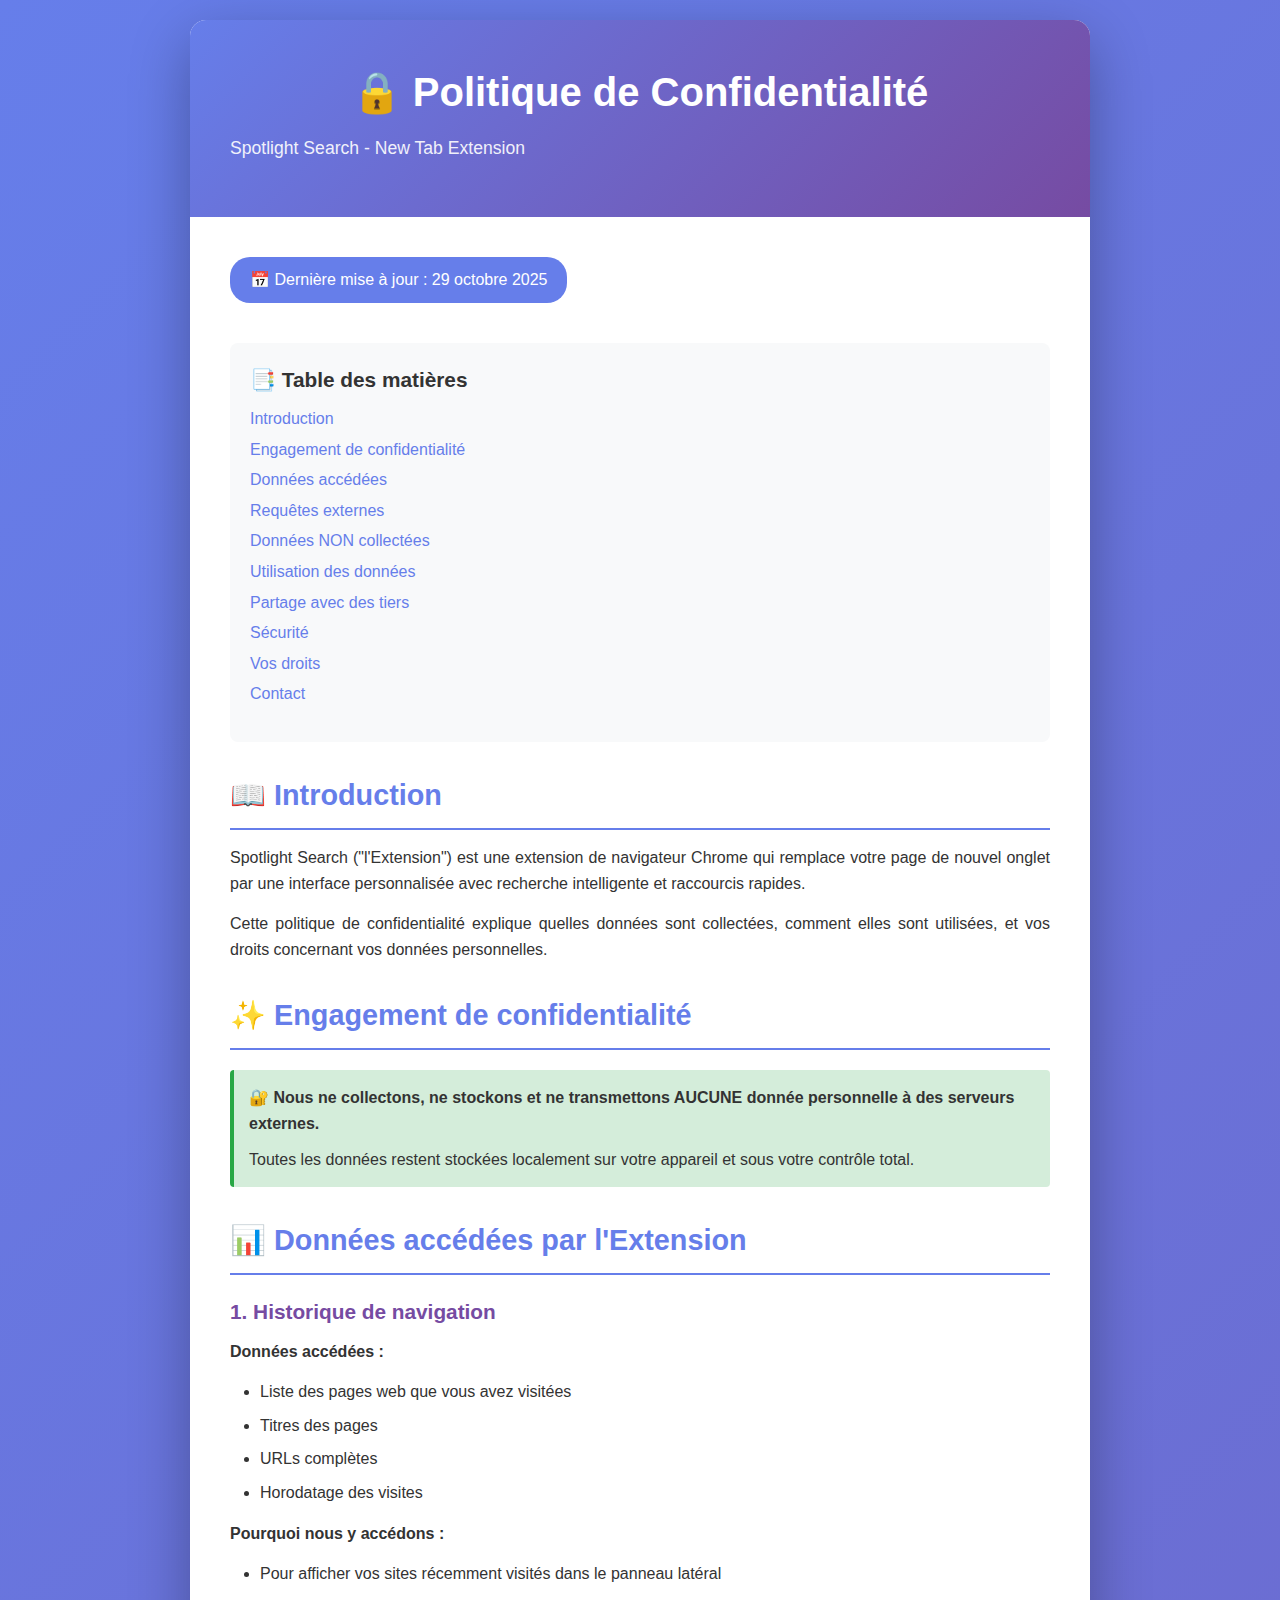
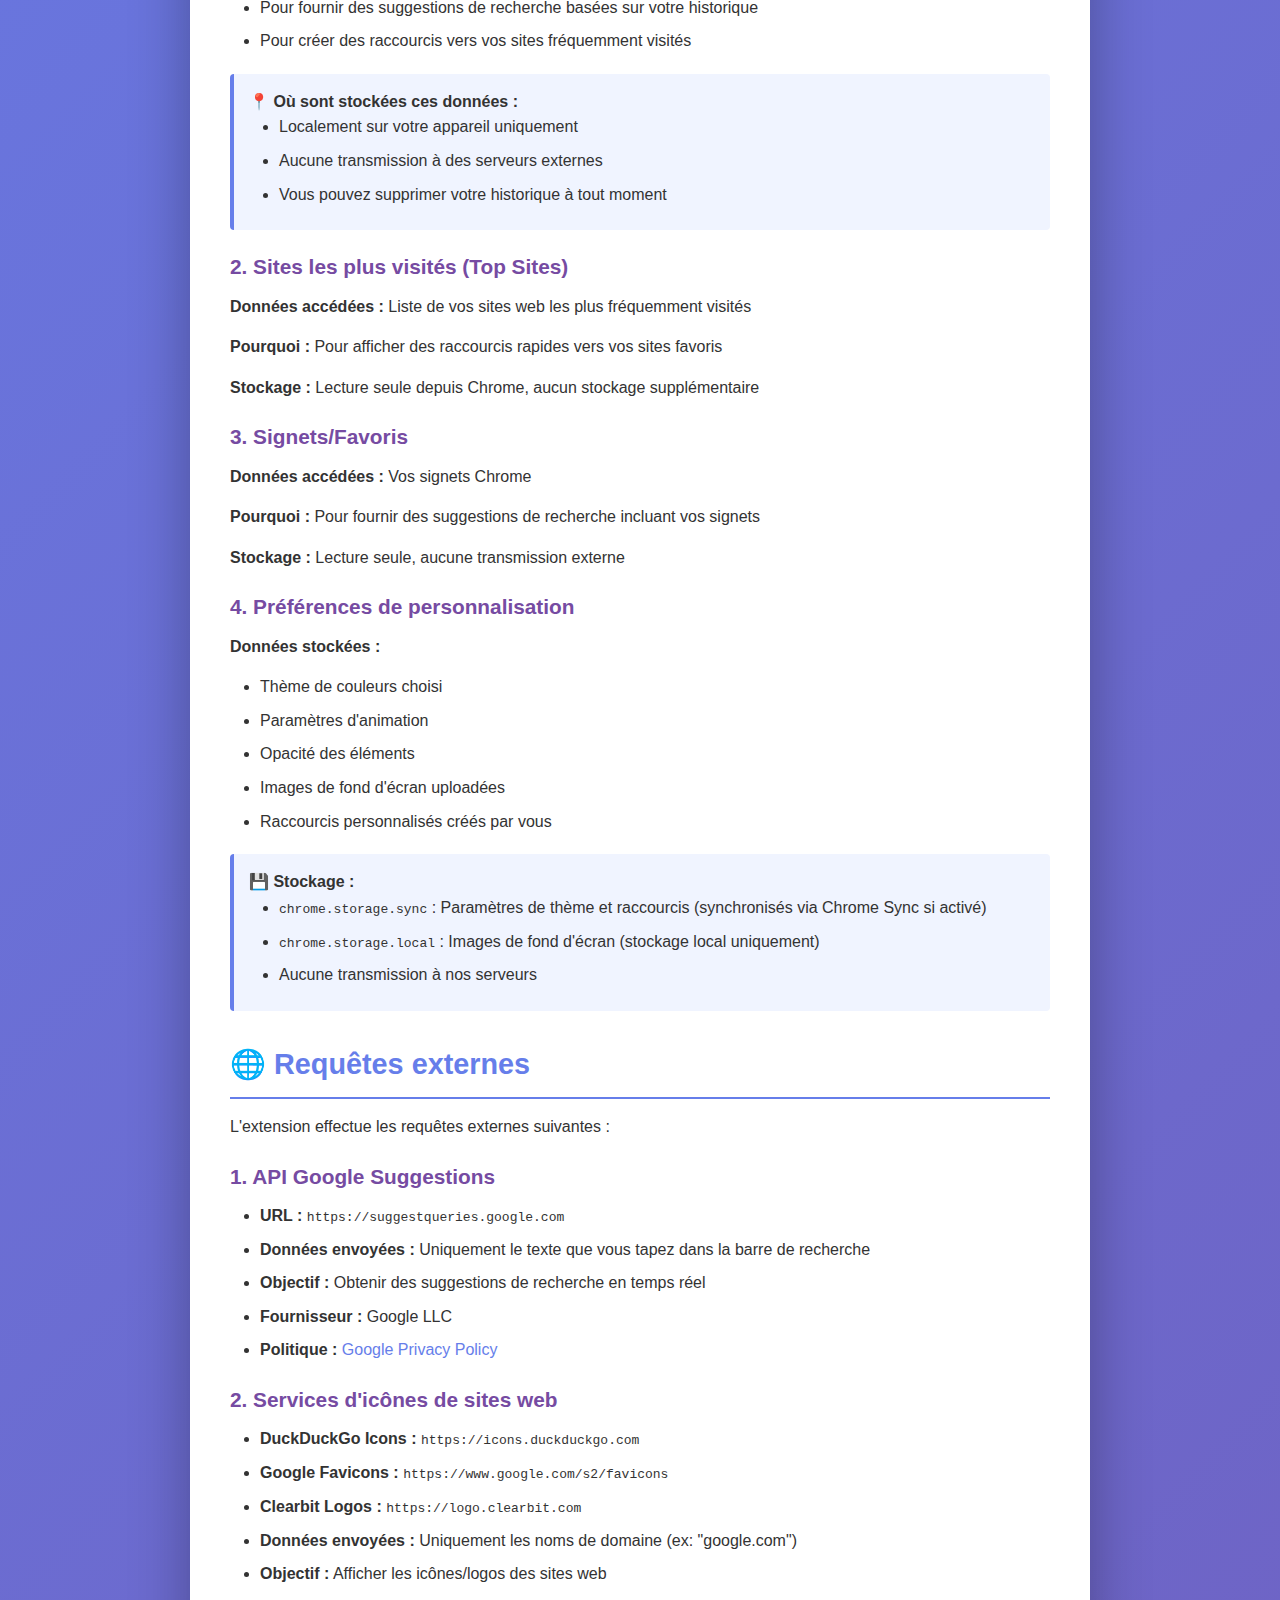
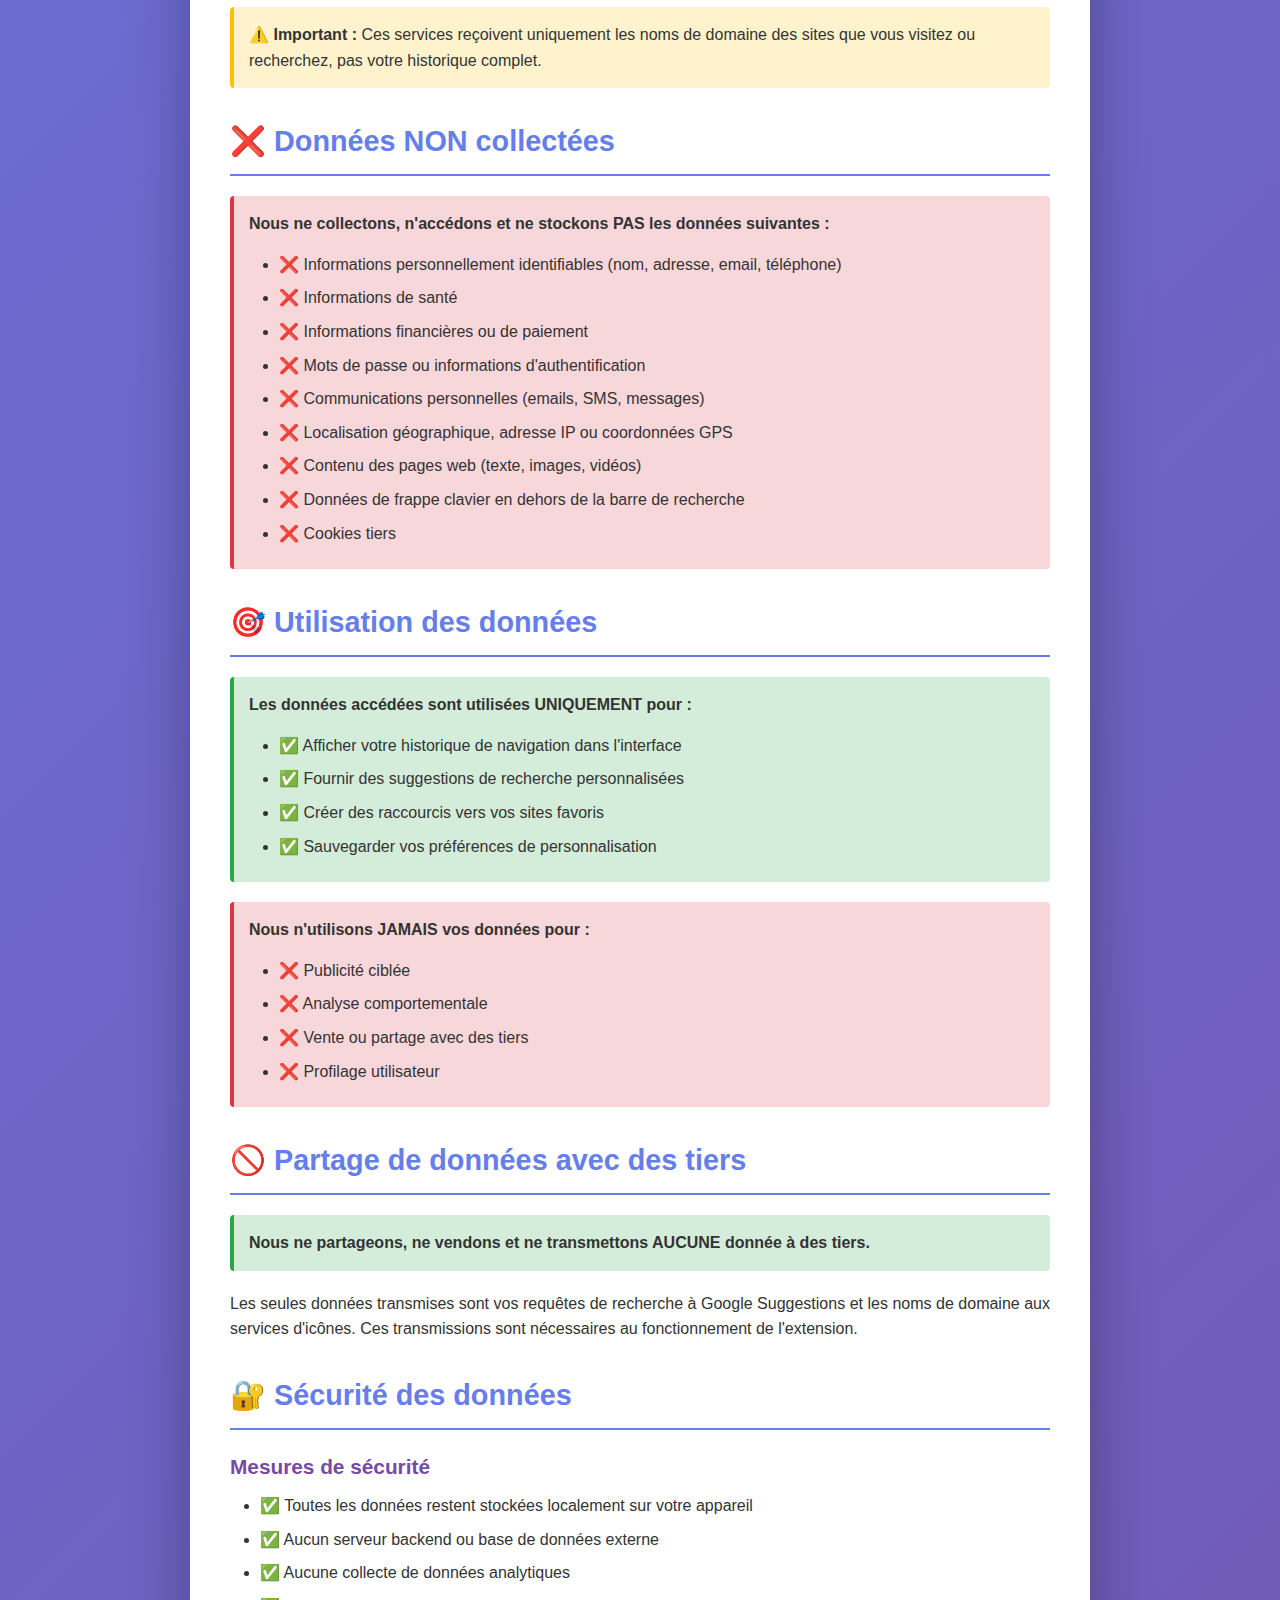
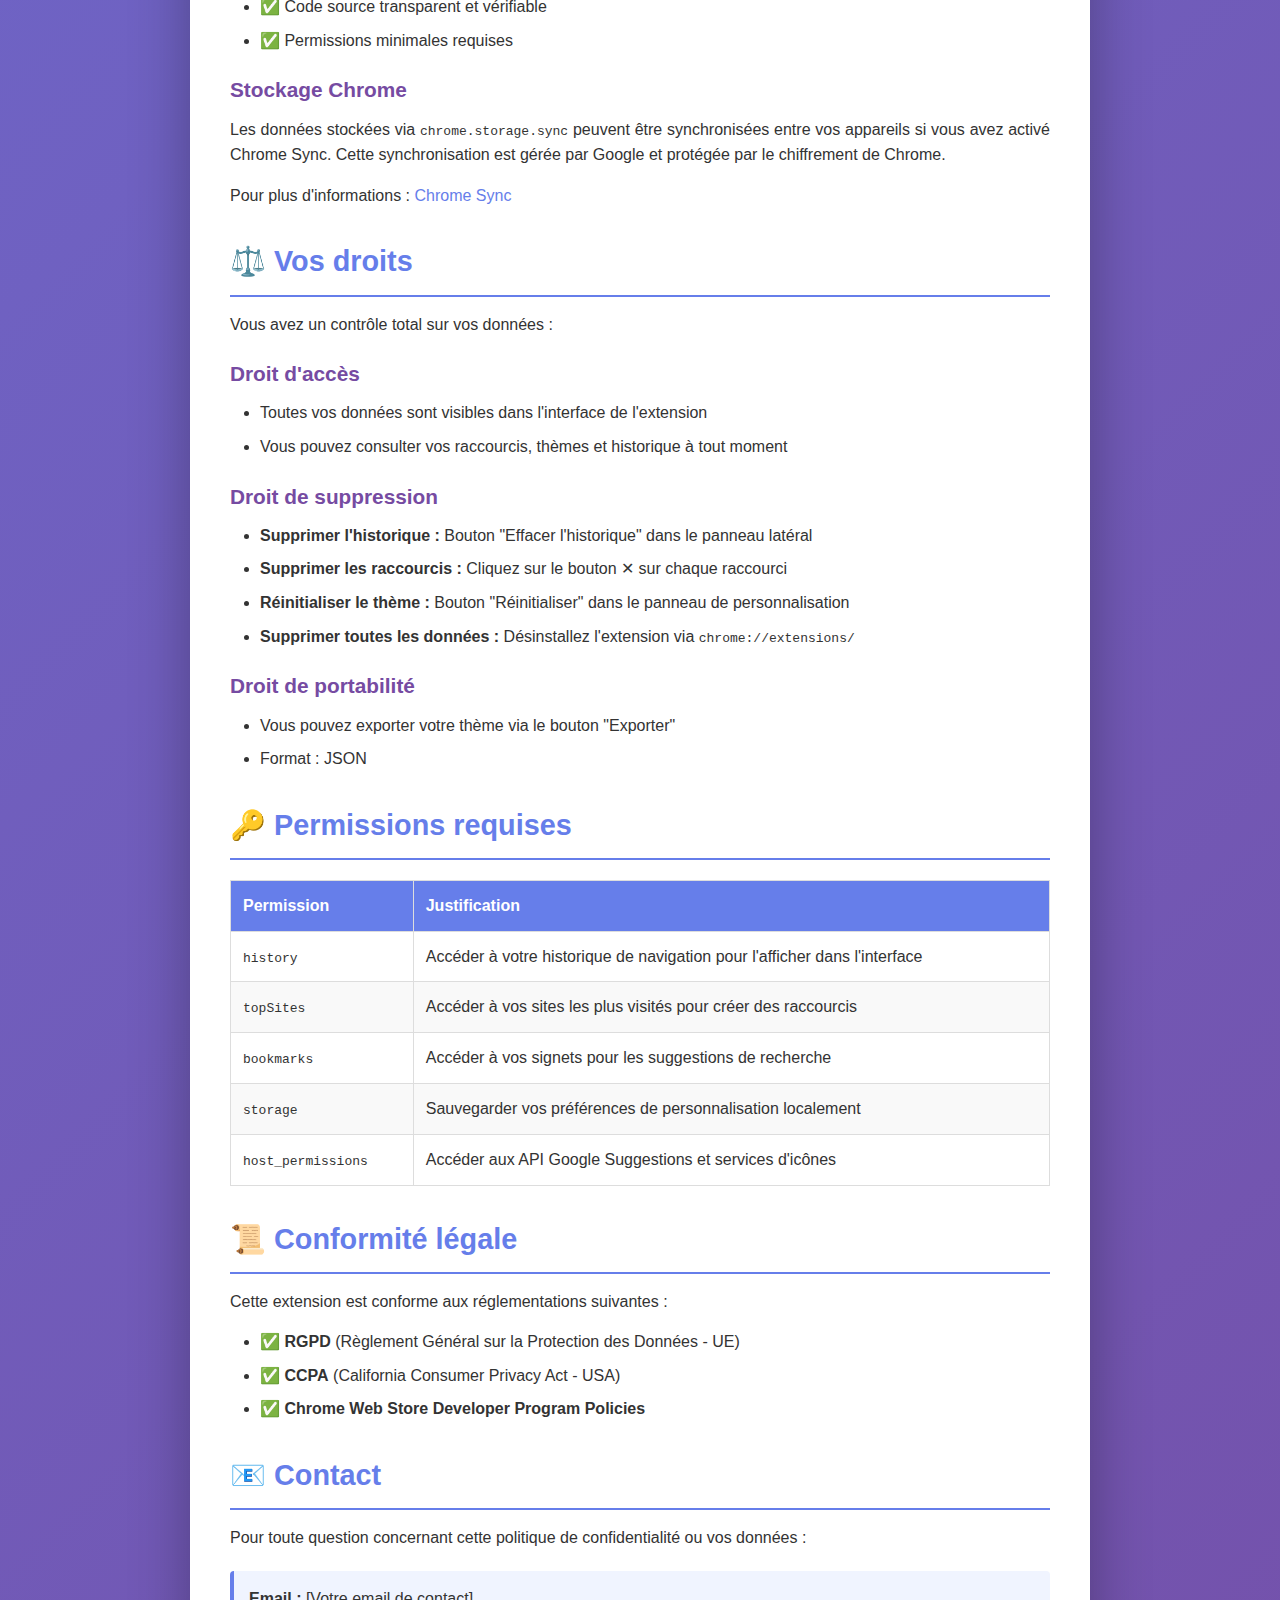
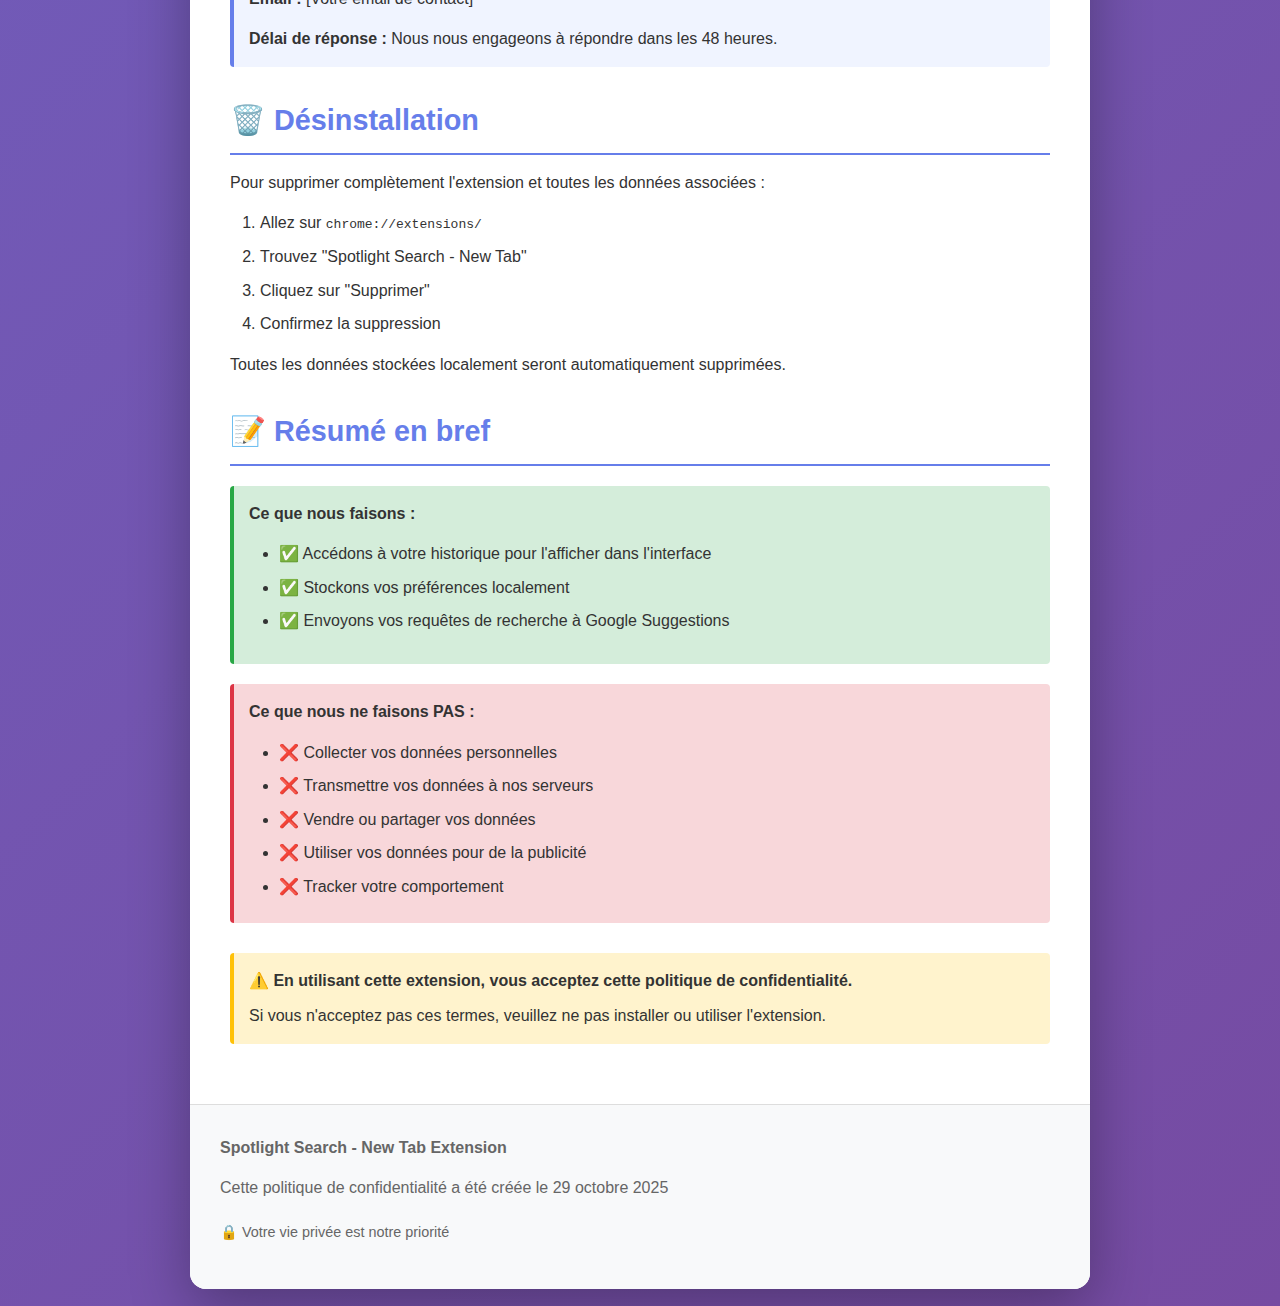
<file: docs/index.html>
<!DOCTYPE html>
<html lang="fr">
<head>
    <meta charset="UTF-8">
    <meta name="viewport" content="width=device-width, initial-scale=1.0">
    <meta http-equiv="refresh" content="0; url=privacy-policy.html">
    <title>Spotlight Search - Privacy Policy</title>
    <style>
        body {
            font-family: -apple-system, BlinkMacSystemFont, 'Segoe UI', Roboto, sans-serif;
            display: flex;
            justify-content: center;
            align-items: center;
            height: 100vh;
            margin: 0;
            background: linear-gradient(135deg, #667eea 0%, #764ba2 100%);
            color: white;
        }
        .container {
            text-align: center;
        }
        h1 {
            font-size: 2em;
            margin-bottom: 20px;
        }
        p {
            font-size: 1.2em;
        }
        a {
            color: white;
            text-decoration: underline;
        }
    </style>
</head>
<body>
    <div class="container">
        <h1>🔒 Spotlight Search</h1>
        <p>Redirection vers la politique de confidentialité...</p>
        <p><a href="privacy-policy.html">Cliquez ici si vous n'êtes pas redirigé automatiquement</a></p>
    </div>
</body>
</html>
</file>
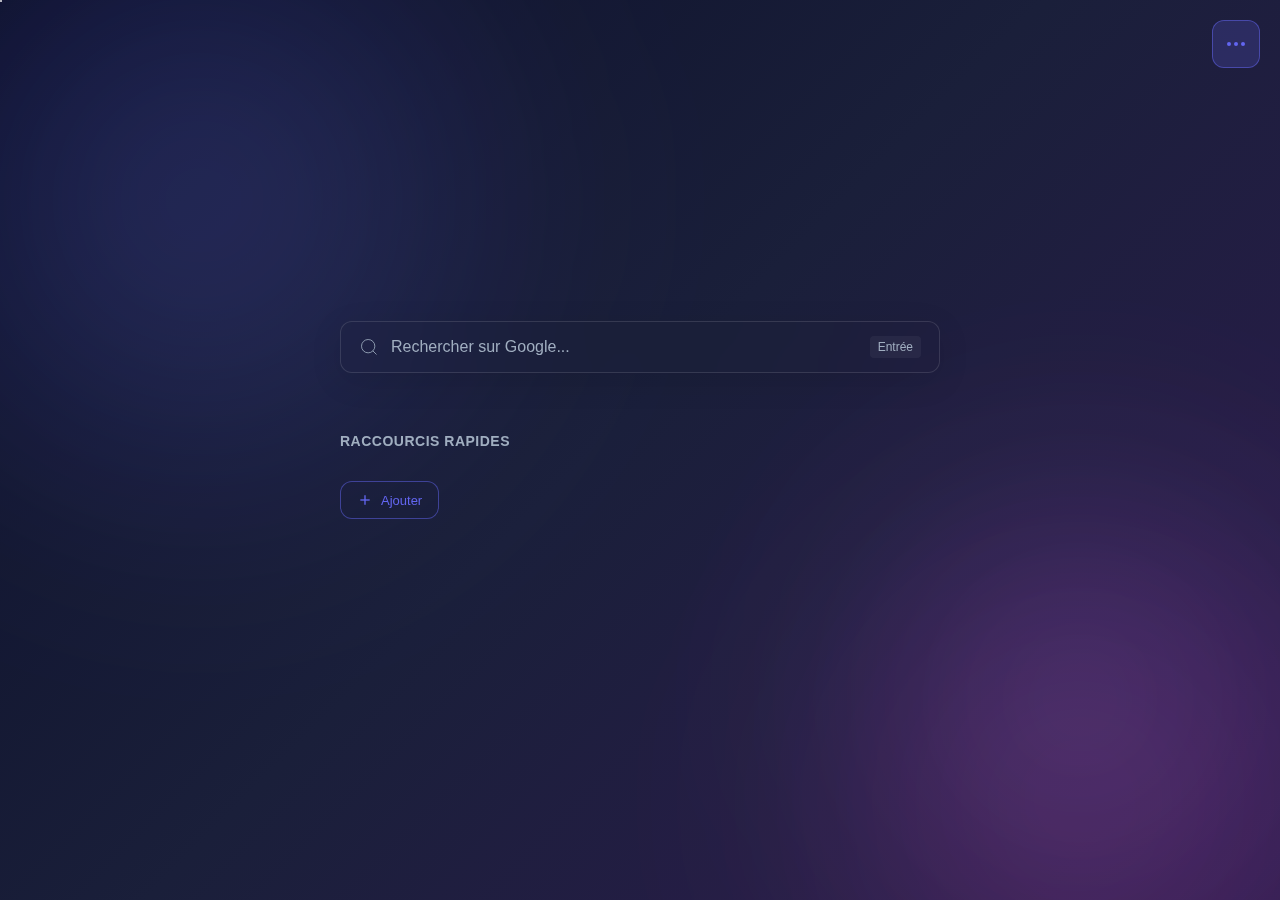
<file: newtab.html>
<!DOCTYPE html>
<html lang="fr">
<head>
    <meta charset="UTF-8">
    <meta name="viewport" content="width=device-width, initial-scale=1.0">
    <title>Spotlight Search</title>
    <link rel="stylesheet" href="styles.css">
</head>
<body>
    <!-- Fond animé avec gradient dynamique -->
    <div class="background">
        <div class="gradient-bg"></div>
        <div class="blob blob-1"></div>
        <div class="blob blob-2"></div>
        <div class="blob blob-3"></div>
        <div class="stars"></div>
    </div>

    <!-- Bouton de personnalisation (coin supérieur droit) -->
    <button id="customizeBtn" class="customize-btn" title="Personnaliser">
        <svg viewBox="0 0 24 24" fill="none" stroke="currentColor" stroke-width="2">
            <circle cx="12" cy="12" r="1"></circle>
            <circle cx="19" cy="12" r="1"></circle>
            <circle cx="5" cy="12" r="1"></circle>
        </svg>
    </button>

    <!-- Panneau de personnalisation -->
    <div id="customizePanel" class="customize-panel hidden">
        <div class="customize-header">
            <h2>Personnalisation</h2>
            <button id="closeCustomizeBtn" class="close-customize-btn">✕</button>
        </div>

        <div class="customize-content">
            <!-- Couleurs -->
            <div class="customize-section">
                <h3>🎨 Couleurs</h3>

                <div class="customize-item">
                    <label for="primaryColor">Couleur Primaire</label>
                    <div class="color-input-group">
                        <input type="color" id="primaryColor" class="color-input">
                        <span class="color-value" id="primaryColorValue">#0a0e27</span>
                    </div>
                </div>

                <div class="customize-item">
                    <label for="accentColor">Couleur d'Accent</label>
                    <div class="color-input-group">
                        <input type="color" id="accentColor" class="color-input">
                        <span class="color-value" id="accentColorValue">#6366f1</span>
                    </div>
                </div>

                <div class="customize-item">
                    <label for="textColor">Couleur du Texte</label>
                    <div class="color-input-group">
                        <input type="color" id="textColor" class="color-input">
                        <span class="color-value" id="textColorValue">#ffffff</span>
                    </div>
                </div>

                <div class="customize-item">
                    <label for="secondaryColor">Couleur Secondaire</label>
                    <div class="color-input-group">
                        <input type="color" id="secondaryColor" class="color-input">
                        <span class="color-value" id="secondaryColorValue">#1a1f3a</span>
                    </div>
                </div>

                <div class="customize-item">
                    <label for="windowColor">Couleur des Fenêtres</label>
                    <div class="color-input-group">
                        <input type="color" id="windowColor" class="color-input">
                        <span class="color-value" id="windowColorValue">#1a1f3a</span>
                    </div>
                </div>
            </div>

            <!-- Transparence des Éléments -->
            <div class="customize-section">
                <h3>🔍 Transparence des Éléments</h3>

                <div class="customize-item">
                    <label for="elementBgColor">Couleur de l'Arrière-plan</label>
                    <div class="color-input-group">
                        <input type="color" id="elementBgColor" class="color-input" value="#1a1f3a">
                        <span class="color-value" id="elementBgColorValue">#1a1f3a</span>
                    </div>
                </div>

                <div class="customize-item">
                    <label for="searchBoxOpacity">Opacité de la Barre de Recherche</label>
                    <div class="slider-group">
                        <input type="range" id="searchBoxOpacity" min="0" max="100" value="6" class="slider">
                        <span class="slider-value" id="searchBoxOpacityValue">6%</span>
                    </div>
                </div>

                <div class="customize-item">
                    <label for="shortcutOpacity">Opacité des Raccourcis</label>
                    <div class="slider-group">
                        <input type="range" id="shortcutOpacity" min="0" max="100" value="3" class="slider">
                        <span class="slider-value" id="shortcutOpacityValue">3%</span>
                    </div>
                </div>

                <div class="customize-item">
                    <label for="buttonOpacity">Opacité des Boutons</label>
                    <div class="slider-group">
                        <input type="range" id="buttonOpacity" min="0" max="100" value="20" class="slider">
                        <span class="slider-value" id="buttonOpacityValue">20%</span>
                    </div>
                </div>

                <div class="customize-item">
                    <label for="historyOpacity">Opacité du Panneau Historique</label>
                    <div class="slider-group">
                        <input type="range" id="historyOpacity" min="0" max="100" value="5" class="slider">
                        <span class="slider-value" id="historyOpacityValue">5%</span>
                    </div>
                </div>
            </div>

            <!-- Fond d'écran -->
            <div class="customize-section">
                <h3>🖼️ Fond d'Écran</h3>

                <div class="customize-item">
                    <label>Type de Fond</label>
                    <div class="radio-group">
                        <label class="radio-label">
                            <input type="radio" name="bgType" value="color" checked>
                            Couleur
                        </label>
                        <label class="radio-label">
                            <input type="radio" name="bgType" value="image">
                            Image
                        </label>
                        <label class="radio-label">
                            <input type="radio" name="bgType" value="slideshow">
                            Diaporama
                        </label>
                    </div>
                </div>

                <!-- Couleur de fond -->
                <div class="customize-item" id="bgColorItem">
                    <label for="backgroundColor">Couleur du Fond</label>
                    <div class="color-input-group">
                        <input type="color" id="backgroundColor" class="color-input" value="#0a0e27">
                        <span class="color-value" id="backgroundColorValue">#0a0e27</span>
                    </div>
                </div>

                <!-- Image de fond -->
                <div class="customize-item hidden" id="bgImageItem">
                    <label for="backgroundImage">Charger une Image</label>
                    <input type="file" id="backgroundImage" accept="image/*" class="file-input">
                    <div class="bg-preview" id="bgPreview"></div>
                </div>

                <!-- Diaporama -->
                <div class="customize-item hidden" id="bgSlideshowItem">
                    <label>Images du Diaporama</label>
                    <input type="file" id="slideshowImages" accept="image/*" multiple class="file-input">
                    <div class="slideshow-preview" id="slideshowPreview"></div>
                    <div class="customize-item">
                        <label for="slideshowSpeed">Vitesse du Diaporama (s)</label>
                        <div class="slider-group">
                            <input type="range" id="slideshowSpeed" min="1" max="10" value="5" class="slider">
                            <span class="slider-value" id="slideshowSpeedValue">5s</span>
                        </div>
                    </div>
                </div>

                <!-- Animation du fond -->
                <div class="customize-item">
                    <label for="bgAnimation">Animation du Fond</label>
                    <select id="bgAnimation" class="select-input">
                        <option value="none">Aucune</option>
                        <option value="flow">Flux Dégradé</option>
                        <option value="subtle">Dynamique</option>
                        <option value="float">Flottant</option>
                        <option value="pulse">Pulsation</option>
                        <option value="color">Changement de Couleur</option>
                        <option value="breathe">Respiration</option>
                        <option value="energetic">Énergique</option>
                    </select>
                </div>
            </div>

            <!-- Arrondi -->
            <div class="customize-section">
                <h3>🔘 Arrondi des Coins</h3>

                <div class="customize-item">
                    <label for="borderRadius">Rayon d'Arrondi (px)</label>
                    <div class="slider-group">
                        <input type="range" id="borderRadius" min="0" max="32" value="12" class="slider">
                        <span class="slider-value" id="borderRadiusValue">12px</span>
                    </div>
                </div>
            </div>

            <!-- Opacité -->
            <div class="customize-section">
                <h3>👁️ Opacité</h3>

                <div class="customize-item">
                    <label for="bgOpacity">Opacité du Fond</label>
                    <div class="slider-group">
                        <input type="range" id="bgOpacity" min="0" max="100" value="95" class="slider">
                        <span class="slider-value" id="bgOpacityValue">95%</span>
                    </div>
                </div>

                <div class="customize-item">
                    <label for="cardOpacity">Opacité des Cartes</label>
                    <div class="slider-group">
                        <input type="range" id="cardOpacity" min="0" max="100" value="3" class="slider">
                        <span class="slider-value" id="cardOpacityValue">3%</span>
                    </div>
                </div>
            </div>

            <!-- Animations -->
            <div class="customize-section">
                <h3>✨ Animations</h3>

                <div class="customize-item">
                    <label>
                        <input type="checkbox" id="enableAnimations" checked>
                        Activer les animations
                    </label>
                </div>

                <div class="customize-item">
                    <label for="animationSpeed">Vitesse des Animations</label>
                    <div class="slider-group">
                        <input type="range" id="animationSpeed" min="0.5" max="2" step="0.1" value="1" class="slider">
                        <span class="slider-value" id="animationSpeedValue">1x</span>
                    </div>
                </div>
            </div>

            <!-- Présets -->
            <div class="customize-section">
                <h3>🎯 Présets</h3>
                <div class="presets-grid">
                    <button class="preset-btn" data-preset="dark">🌙 Sombre</button>
                    <button class="preset-btn" data-preset="light">☀️ Clair</button>
                    <button class="preset-btn" data-preset="purple">💜 Violet</button>
                    <button class="preset-btn" data-preset="ocean">🌊 Océan</button>
                </div>
            </div>

            <!-- Actions -->
            <div class="customize-section">
                <div class="customize-actions">
                    <button id="resetCustomizeBtn" class="btn-secondary">Réinitialiser</button>
                    <button id="exportCustomizeBtn" class="btn-secondary">Exporter</button>
                </div>
            </div>
        </div>
    </div>

    <!-- Conteneur principal -->
    <div class="container">
        <!-- Barre de recherche Google -->
        <div class="search-container">
            <div class="search-box">
                <svg class="search-icon" viewBox="0 0 24 24" fill="none" stroke="currentColor">
                    <circle cx="11" cy="11" r="8"></circle>
                    <path d="m21 21-4.35-4.35"></path>
                </svg>
                <input
                    type="text"
                    id="searchInput"
                    class="search-input"
                    placeholder="Rechercher sur Google..."
                    autocomplete="off"
                >
                <div class="search-hint">Entrée</div>
            </div>

            <!-- Dropdown des résultats -->
            <div id="searchResults" class="search-results hidden">
                <div id="resultsContainer" class="results-container"></div>
            </div>

            <!-- Historique groupé par domaine -->
            <div id="historyPanel" class="history-panel hidden">
                <div class="history-header">
                    <h3>Historique de recherche</h3>
                    <button id="clearHistoryBtn" class="clear-history-btn" title="Effacer l'historique">
                        <svg viewBox="0 0 24 24" fill="none" stroke="currentColor" stroke-width="2">
                            <polyline points="3 6 5 6 21 6"></polyline>
                            <path d="M19 6v14a2 2 0 0 1-2 2H7a2 2 0 0 1-2-2V6m3 0V4a2 2 0 0 1 2-2h4a2 2 0 0 1 2 2v2"></path>
                            <line x1="10" y1="11" x2="10" y2="17"></line>
                            <line x1="14" y1="11" x2="14" y2="17"></line>
                        </svg>
                    </button>
                </div>
                <div id="historyContainer" class="history-container"></div>
            </div>

            <!-- Bouton Gemini animé avec effet de goutte (caché par défaut) -->
            <a href="https://gemini.google.com" class="gemini-button" title="Aller à Gemini" target="_blank">
                <div class="gemini-button-inner">
                    <!-- Logo Gemini officiel - Étoile brillante -->
                    <svg viewBox="0 0 100 100" fill="none" xmlns="http://www.w3.org/2000/svg" class="gemini-logo">
                        <defs>
                            <linearGradient id="geminiGrad" x1="0%" y1="0%" x2="100%" y2="100%">
                                <stop offset="0%" style="stop-color:#4A90FF;stop-opacity:1" />
                                <stop offset="50%" style="stop-color:#7C3AED;stop-opacity:1" />
                                <stop offset="100%" style="stop-color:#EC4899;stop-opacity:1" />
                            </linearGradient>
                        </defs>
                        <!-- Étoile Gemini avec glow -->
                        <g filter="url(#glow)">
                            <path d="M50 8 Q68 38 92 50 Q68 62 50 92 Q32 62 8 50 Q32 38 50 8 Z" fill="url(#geminiGrad)" stroke="white" stroke-width="0.5" opacity="0.95"/>
                        </g>
                    </svg>
                </div>
                <div class="water-drop"></div>
            </a>
        </div>

        <!-- Raccourcis rapides -->
        <div class="shortcuts-section">
            <h2 class="section-title">Raccourcis rapides</h2>
            <div class="shortcuts-grid" id="shortcutsGrid">
                <!-- Les raccourcis seront générés par JavaScript -->
            </div>
            <!-- Bouton pour ajouter un raccourci -->
            <button id="addShortcutBtn" class="add-shortcut-btn" title="Ajouter un raccourci">
                <svg viewBox="0 0 24 24" fill="none" stroke="currentColor" stroke-width="2">
                    <line x1="12" y1="5" x2="12" y2="19"></line>
                    <line x1="5" y1="12" x2="19" y2="12"></line>
                </svg>
                <span>Ajouter</span>
            </button>
        </div>

        <!-- Modal pour ajouter un raccourci -->
        <div id="addShortcutModal" class="modal hidden">
            <div class="modal-content">
                <div class="modal-header">
                    <h3>Ajouter un raccourci</h3>
                    <button class="modal-close" id="closeModalBtn">✕</button>
                </div>
                <div class="modal-body">
                    <div class="form-group">
                        <label for="shortcutName">Nom du raccourci</label>
                        <input type="text" id="shortcutName" placeholder="Ex: Google" maxlength="20">
                    </div>
                    <div class="form-group">
                        <label for="shortcutUrl">URL du site</label>
                        <input type="url" id="shortcutUrl" placeholder="Ex: https://www.google.com">
                    </div>
                </div>
                <div class="modal-footer">
                    <button id="cancelModalBtn" class="btn-secondary">Annuler</button>
                    <button id="saveShortcutBtn" class="btn-primary">Ajouter</button>
                </div>
            </div>
        </div>
    </div>

    <script src="newtab.js"></script>
</body>
</html>
</file>
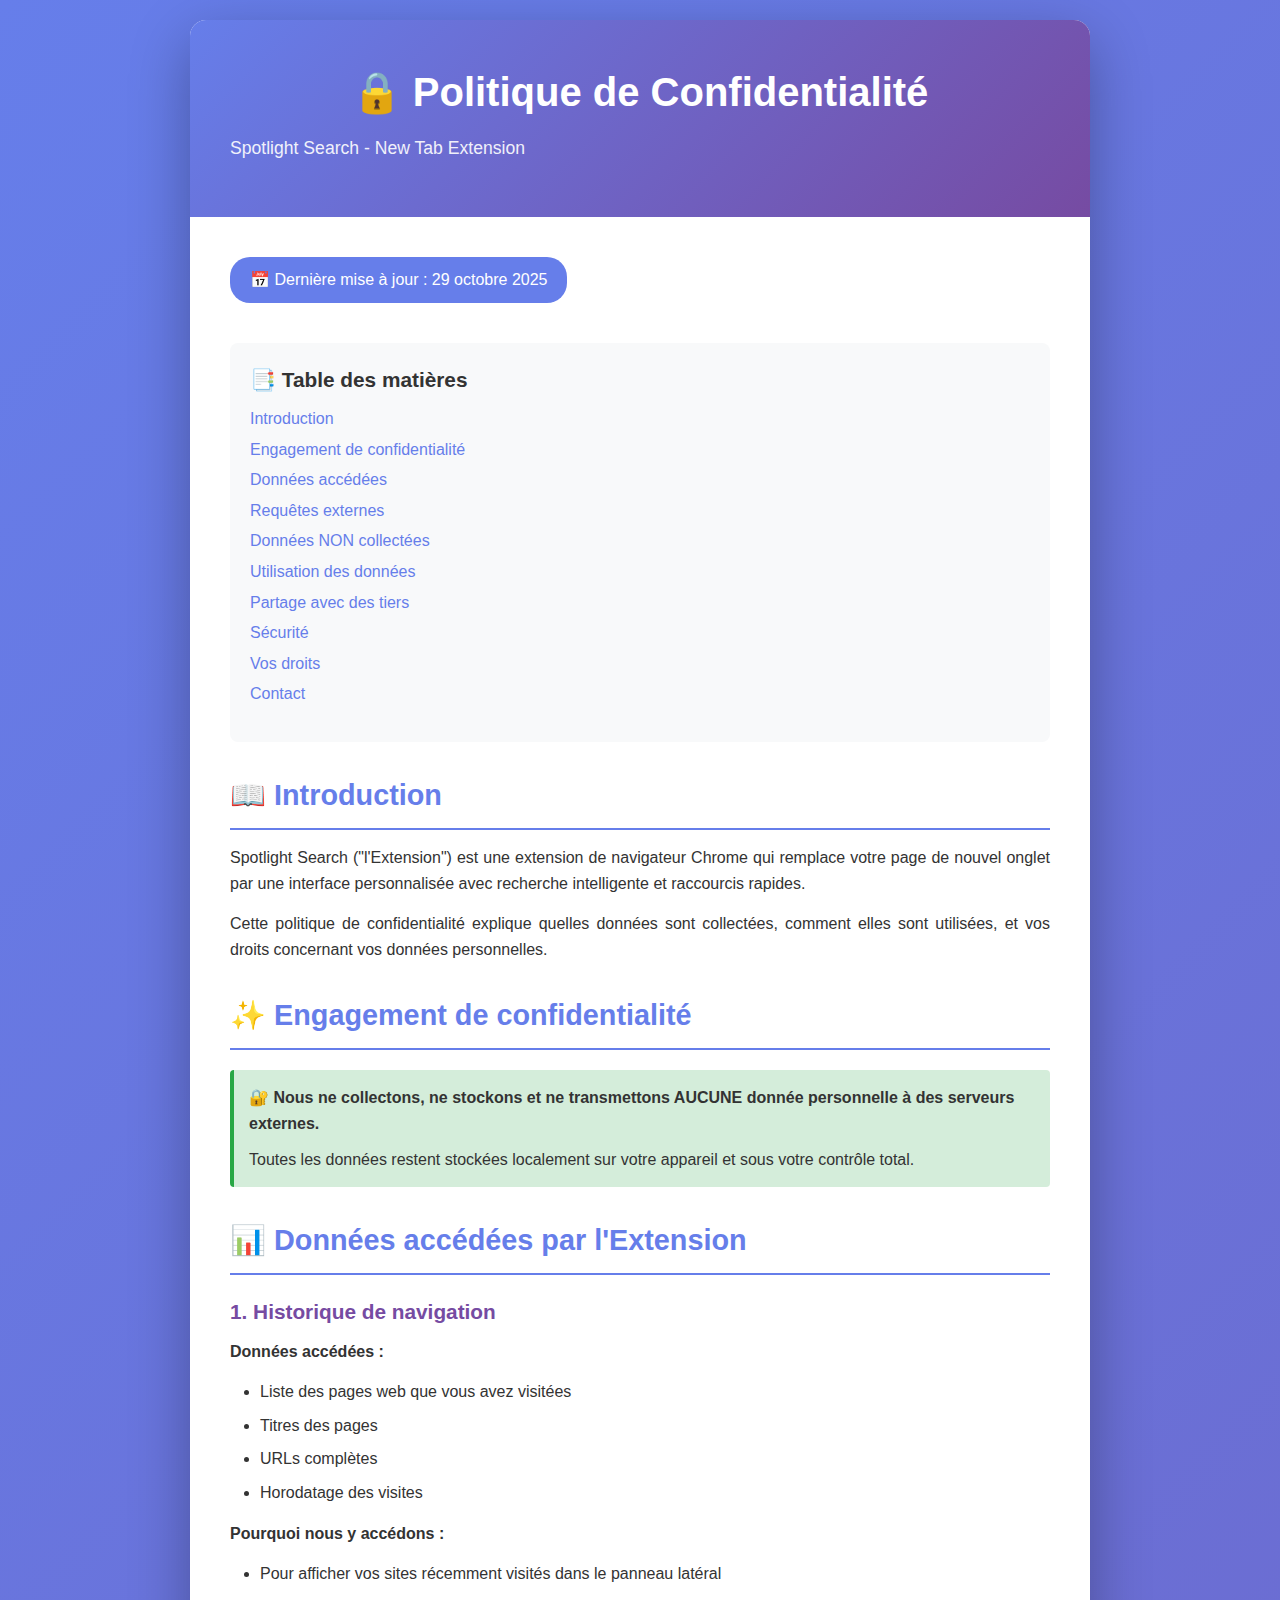
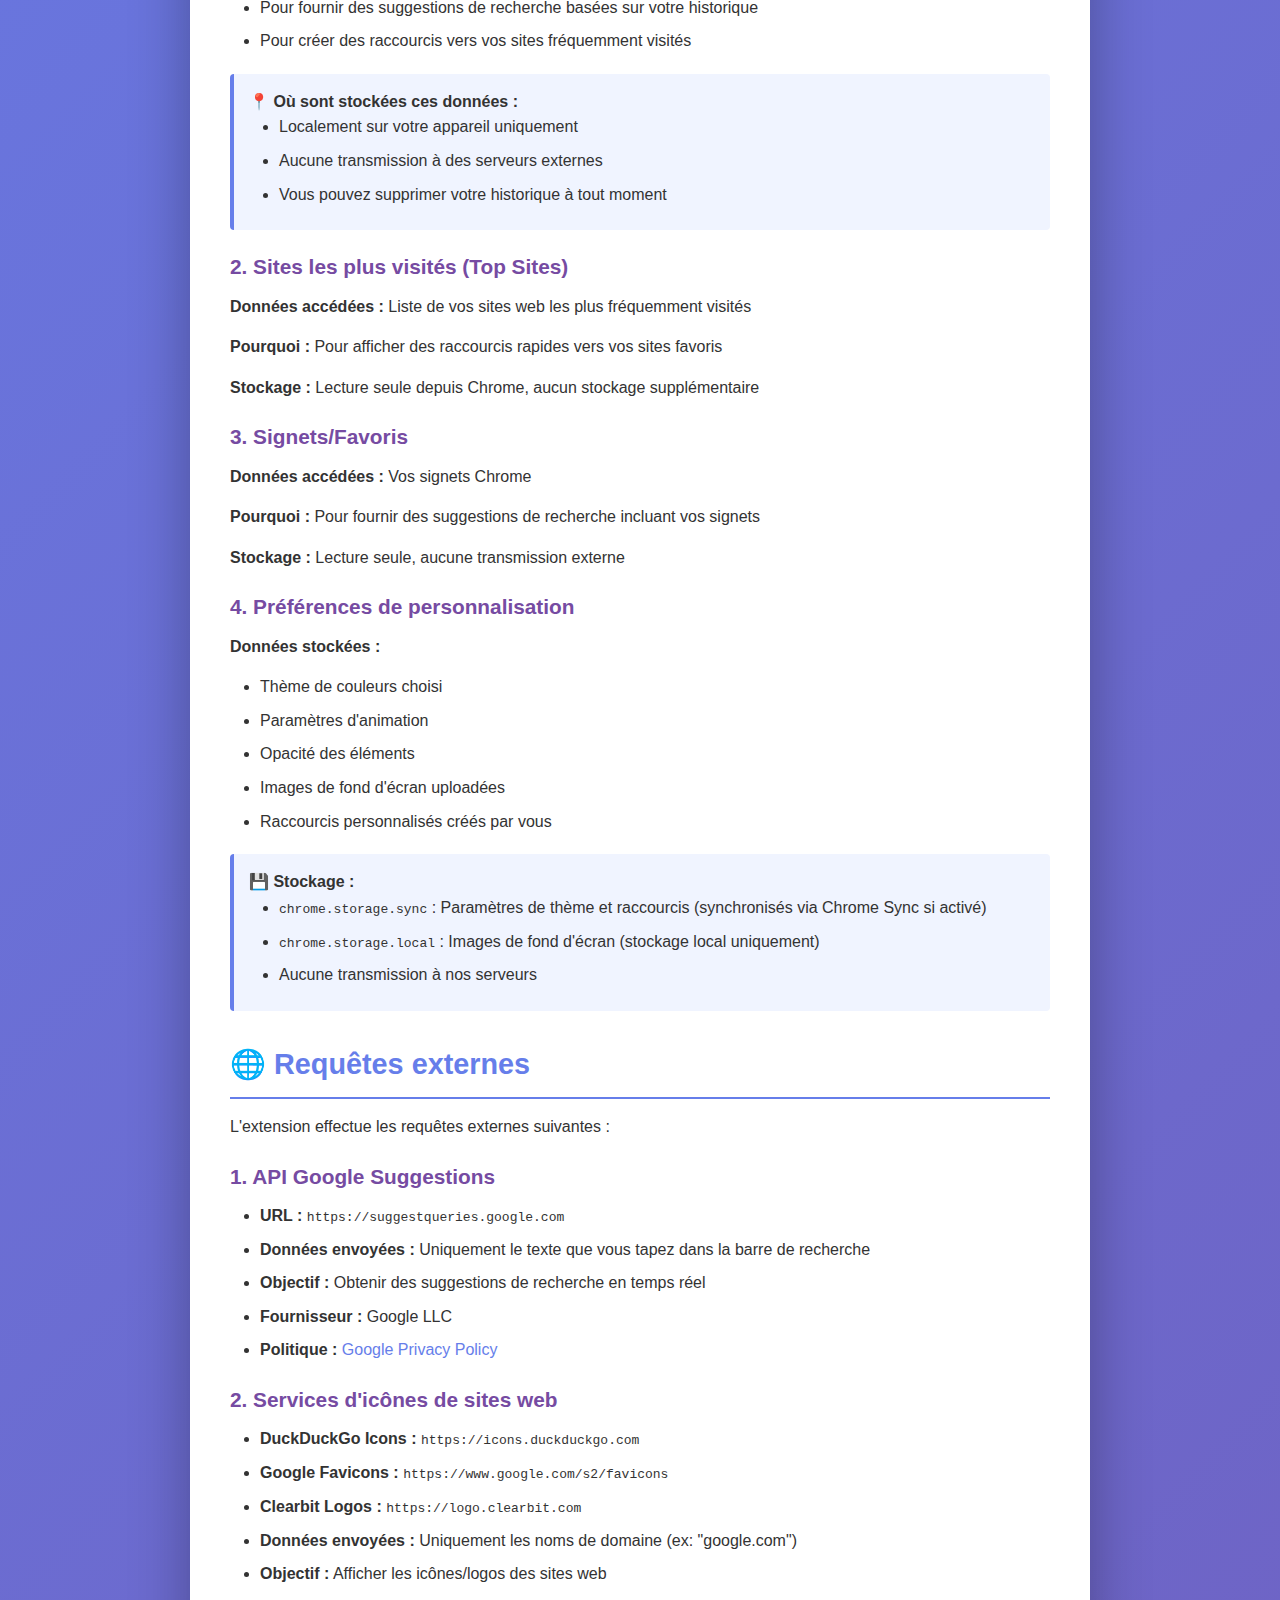
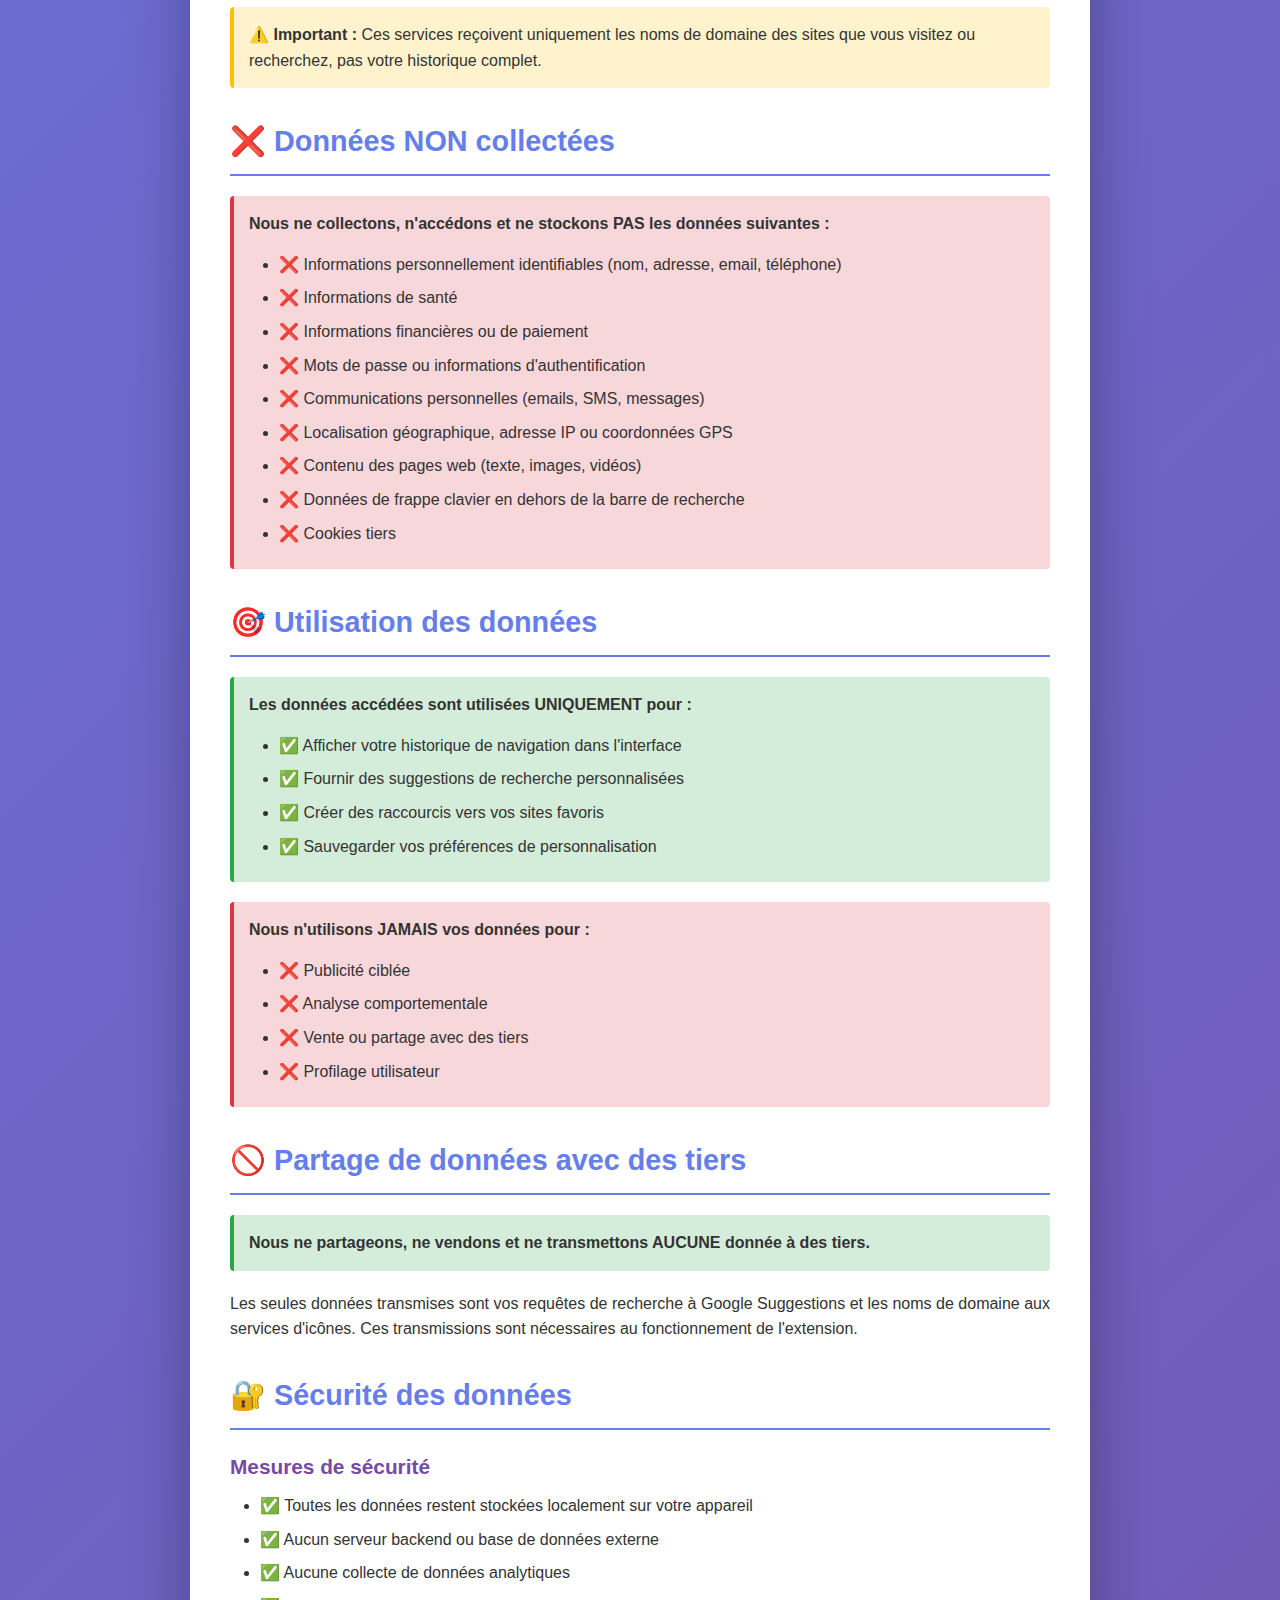
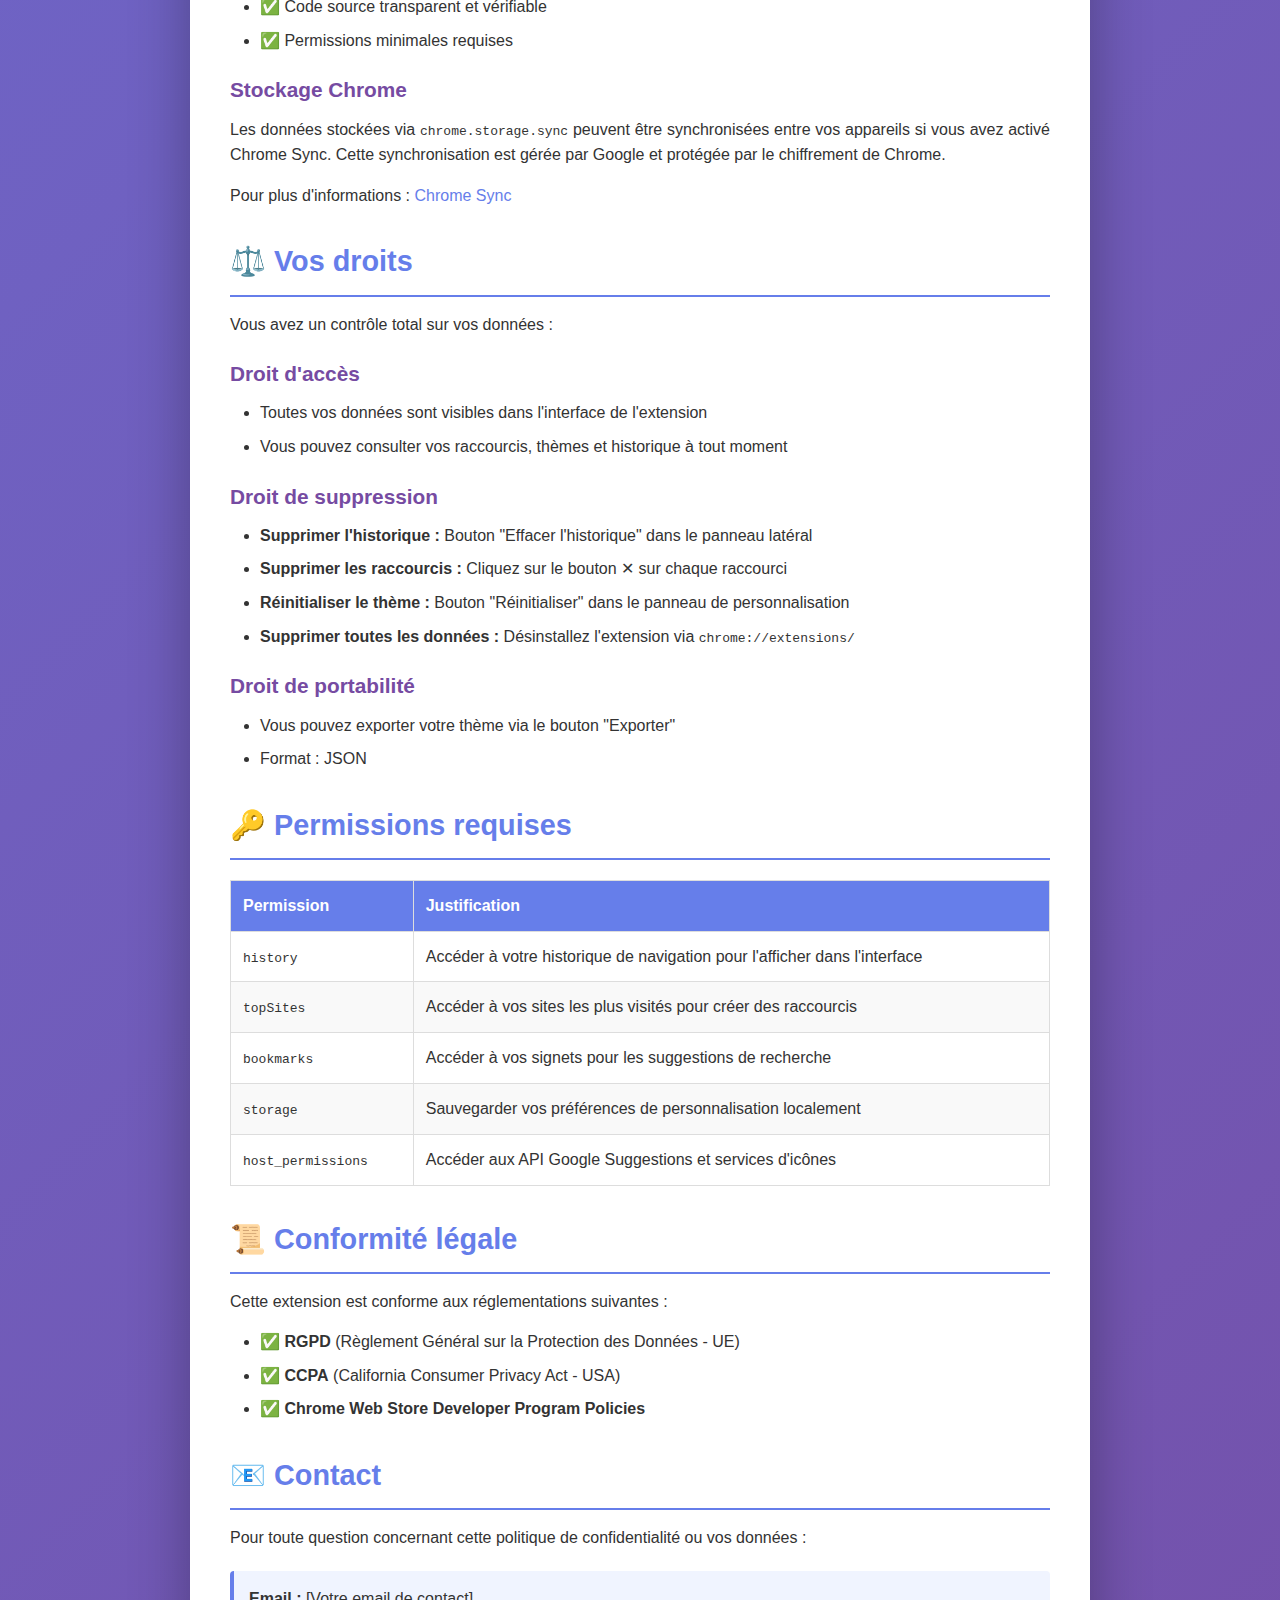
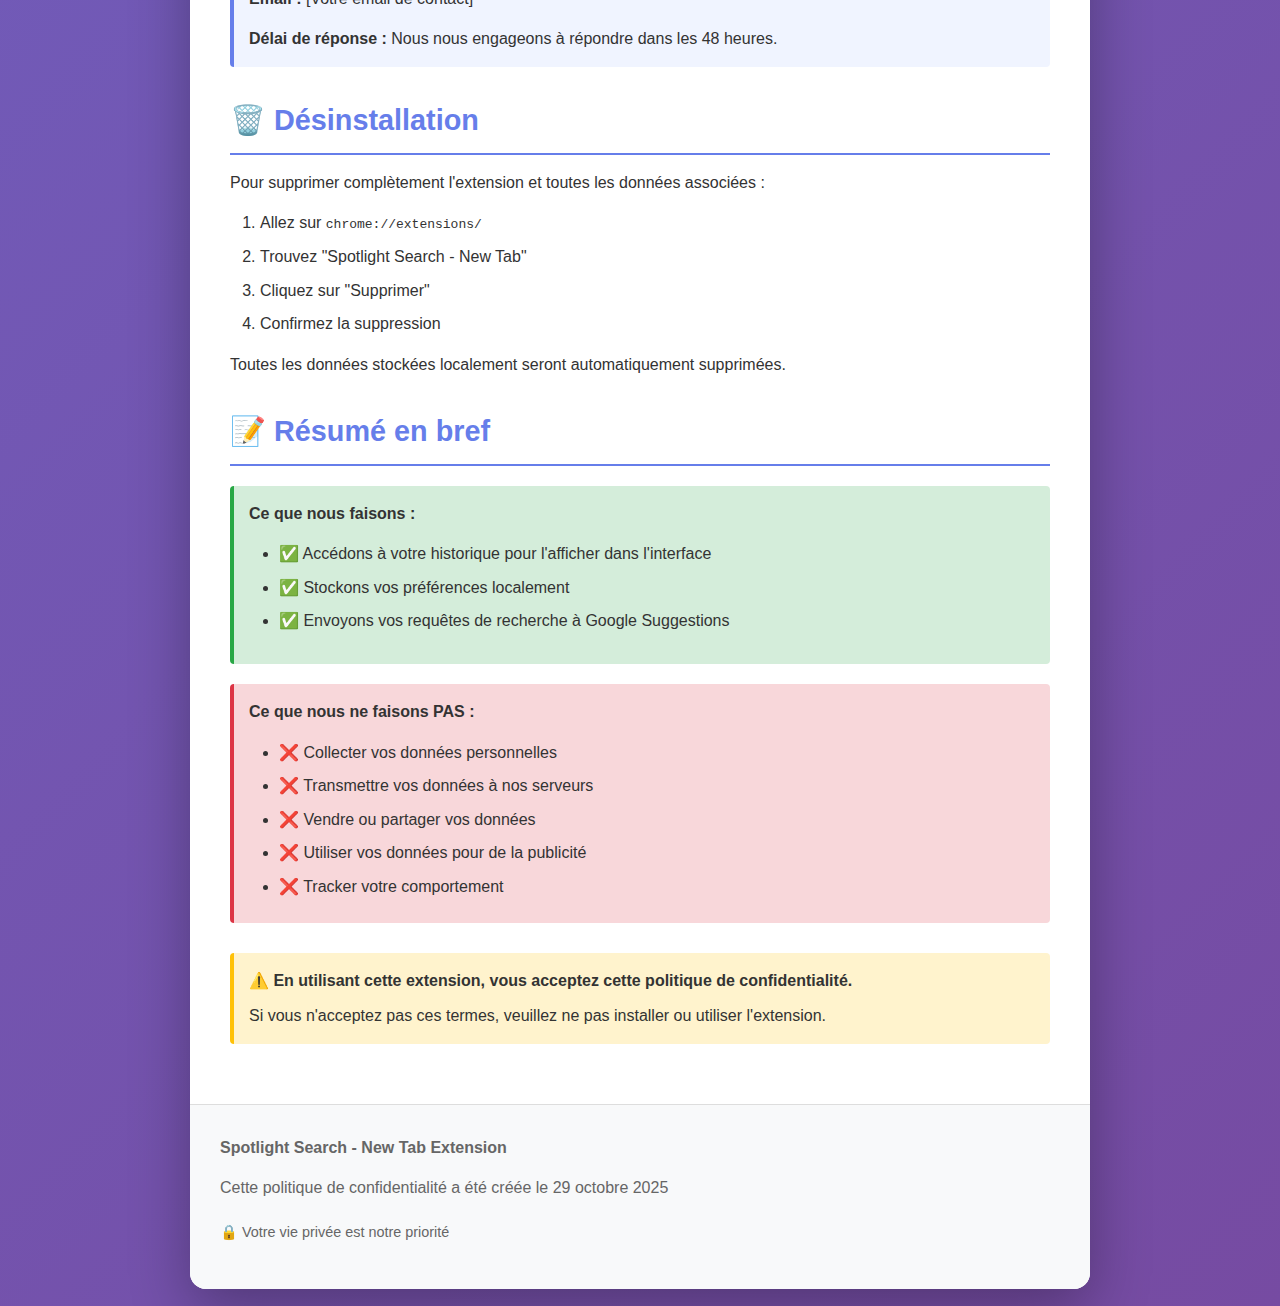
<file: privacy-policy.html>
<!DOCTYPE html>
<html lang="fr">
<head>
    <meta charset="UTF-8">
    <meta name="viewport" content="width=device-width, initial-scale=1.0">
    <title>Politique de Confidentialité - Spotlight Search</title>
    <style>
        * {
            margin: 0;
            padding: 0;
            box-sizing: border-box;
        }

        body {
            font-family: -apple-system, BlinkMacSystemFont, 'Segoe UI', Roboto, 'Helvetica Neue', Arial, sans-serif;
            line-height: 1.6;
            color: #333;
            background: linear-gradient(135deg, #667eea 0%, #764ba2 100%);
            padding: 20px;
        }

        .container {
            max-width: 900px;
            margin: 0 auto;
            background: white;
            border-radius: 16px;
            box-shadow: 0 20px 60px rgba(0, 0, 0, 0.3);
            overflow: hidden;
        }

        .header {
            background: linear-gradient(135deg, #667eea 0%, #764ba2 100%);
            color: white;
            padding: 40px;
            text-align: center;
        }

        .header h1 {
            font-size: 2.5em;
            margin-bottom: 10px;
        }

        .header p {
            font-size: 1.1em;
            opacity: 0.9;
        }

        .content {
            padding: 40px;
        }

        h2 {
            color: #667eea;
            margin-top: 30px;
            margin-bottom: 15px;
            font-size: 1.8em;
            border-bottom: 2px solid #667eea;
            padding-bottom: 10px;
        }

        h3 {
            color: #764ba2;
            margin-top: 20px;
            margin-bottom: 10px;
            font-size: 1.3em;
        }

        p {
            margin-bottom: 15px;
            text-align: justify;
        }

        ul, ol {
            margin-left: 30px;
            margin-bottom: 15px;
        }

        li {
            margin-bottom: 8px;
        }

        .highlight {
            background: #f0f4ff;
            border-left: 4px solid #667eea;
            padding: 15px;
            margin: 20px 0;
            border-radius: 4px;
        }

        .warning {
            background: #fff3cd;
            border-left: 4px solid #ffc107;
            padding: 15px;
            margin: 20px 0;
            border-radius: 4px;
        }

        .success {
            background: #d4edda;
            border-left: 4px solid #28a745;
            padding: 15px;
            margin: 20px 0;
            border-radius: 4px;
        }

        .danger {
            background: #f8d7da;
            border-left: 4px solid #dc3545;
            padding: 15px;
            margin: 20px 0;
            border-radius: 4px;
        }

        table {
            width: 100%;
            border-collapse: collapse;
            margin: 20px 0;
        }

        th, td {
            border: 1px solid #ddd;
            padding: 12px;
            text-align: left;
        }

        th {
            background: #667eea;
            color: white;
        }

        tr:nth-child(even) {
            background: #f9f9f9;
        }

        .footer {
            background: #f8f9fa;
            padding: 30px;
            text-align: center;
            color: #666;
            border-top: 1px solid #ddd;
        }

        .emoji {
            font-size: 1.2em;
        }

        a {
            color: #667eea;
            text-decoration: none;
        }

        a:hover {
            text-decoration: underline;
        }

        .toc {
            background: #f8f9fa;
            padding: 20px;
            border-radius: 8px;
            margin: 20px 0;
        }

        .toc h3 {
            color: #333;
            margin-top: 0;
        }

        .toc ul {
            list-style: none;
            margin-left: 0;
        }

        .toc li {
            margin-bottom: 5px;
        }

        .last-updated {
            background: #667eea;
            color: white;
            padding: 10px 20px;
            border-radius: 20px;
            display: inline-block;
            margin-bottom: 20px;
        }

        @media (max-width: 768px) {
            .header h1 {
                font-size: 1.8em;
            }

            .content {
                padding: 20px;
            }

            h2 {
                font-size: 1.5em;
            }
        }
    </style>
</head>
<body>
    <div class="container">
        <div class="header">
            <h1>🔒 Politique de Confidentialité</h1>
            <p>Spotlight Search - New Tab Extension</p>
        </div>

        <div class="content">
            <div class="last-updated">
                📅 Dernière mise à jour : 29 octobre 2025
            </div>

            <div class="toc">
                <h3>📑 Table des matières</h3>
                <ul>
                    <li><a href="#introduction">Introduction</a></li>
                    <li><a href="#engagement">Engagement de confidentialité</a></li>
                    <li><a href="#donnees-accedees">Données accédées</a></li>
                    <li><a href="#requetes-externes">Requêtes externes</a></li>
                    <li><a href="#donnees-non-collectees">Données NON collectées</a></li>
                    <li><a href="#utilisation">Utilisation des données</a></li>
                    <li><a href="#partage">Partage avec des tiers</a></li>
                    <li><a href="#securite">Sécurité</a></li>
                    <li><a href="#droits">Vos droits</a></li>
                    <li><a href="#contact">Contact</a></li>
                </ul>
            </div>

            <h2 id="introduction">📖 Introduction</h2>
            <p>
                Spotlight Search ("l'Extension") est une extension de navigateur Chrome qui remplace votre page de nouvel onglet 
                par une interface personnalisée avec recherche intelligente et raccourcis rapides.
            </p>
            <p>
                Cette politique de confidentialité explique quelles données sont collectées, comment elles sont utilisées, 
                et vos droits concernant vos données personnelles.
            </p>

            <h2 id="engagement">✨ Engagement de confidentialité</h2>
            <div class="success">
                <strong>🔐 Nous ne collectons, ne stockons et ne transmettons AUCUNE donnée personnelle à des serveurs externes.</strong>
                <p style="margin-top: 10px; margin-bottom: 0;">
                    Toutes les données restent stockées localement sur votre appareil et sous votre contrôle total.
                </p>
            </div>

            <h2 id="donnees-accedees">📊 Données accédées par l'Extension</h2>

            <h3>1. Historique de navigation</h3>
            <p><strong>Données accédées :</strong></p>
            <ul>
                <li>Liste des pages web que vous avez visitées</li>
                <li>Titres des pages</li>
                <li>URLs complètes</li>
                <li>Horodatage des visites</li>
            </ul>
            <p><strong>Pourquoi nous y accédons :</strong></p>
            <ul>
                <li>Pour afficher vos sites récemment visités dans le panneau latéral</li>
                <li>Pour fournir des suggestions de recherche basées sur votre historique</li>
                <li>Pour créer des raccourcis vers vos sites fréquemment visités</li>
            </ul>
            <div class="highlight">
                <strong>📍 Où sont stockées ces données :</strong>
                <ul style="margin-bottom: 0;">
                    <li>Localement sur votre appareil uniquement</li>
                    <li>Aucune transmission à des serveurs externes</li>
                    <li>Vous pouvez supprimer votre historique à tout moment</li>
                </ul>
            </div>

            <h3>2. Sites les plus visités (Top Sites)</h3>
            <p><strong>Données accédées :</strong> Liste de vos sites web les plus fréquemment visités</p>
            <p><strong>Pourquoi :</strong> Pour afficher des raccourcis rapides vers vos sites favoris</p>
            <p><strong>Stockage :</strong> Lecture seule depuis Chrome, aucun stockage supplémentaire</p>

            <h3>3. Signets/Favoris</h3>
            <p><strong>Données accédées :</strong> Vos signets Chrome</p>
            <p><strong>Pourquoi :</strong> Pour fournir des suggestions de recherche incluant vos signets</p>
            <p><strong>Stockage :</strong> Lecture seule, aucune transmission externe</p>

            <h3>4. Préférences de personnalisation</h3>
            <p><strong>Données stockées :</strong></p>
            <ul>
                <li>Thème de couleurs choisi</li>
                <li>Paramètres d'animation</li>
                <li>Opacité des éléments</li>
                <li>Images de fond d'écran uploadées</li>
                <li>Raccourcis personnalisés créés par vous</li>
            </ul>
            <div class="highlight">
                <strong>💾 Stockage :</strong>
                <ul style="margin-bottom: 0;">
                    <li><code>chrome.storage.sync</code> : Paramètres de thème et raccourcis (synchronisés via Chrome Sync si activé)</li>
                    <li><code>chrome.storage.local</code> : Images de fond d'écran (stockage local uniquement)</li>
                    <li>Aucune transmission à nos serveurs</li>
                </ul>
            </div>

            <h2 id="requetes-externes">🌐 Requêtes externes</h2>
            <p>L'extension effectue les requêtes externes suivantes :</p>

            <h3>1. API Google Suggestions</h3>
            <ul>
                <li><strong>URL :</strong> <code>https://suggestqueries.google.com</code></li>
                <li><strong>Données envoyées :</strong> Uniquement le texte que vous tapez dans la barre de recherche</li>
                <li><strong>Objectif :</strong> Obtenir des suggestions de recherche en temps réel</li>
                <li><strong>Fournisseur :</strong> Google LLC</li>
                <li><strong>Politique :</strong> <a href="https://policies.google.com/privacy" target="_blank">Google Privacy Policy</a></li>
            </ul>

            <h3>2. Services d'icônes de sites web</h3>
            <ul>
                <li><strong>DuckDuckGo Icons :</strong> <code>https://icons.duckduckgo.com</code></li>
                <li><strong>Google Favicons :</strong> <code>https://www.google.com/s2/favicons</code></li>
                <li><strong>Clearbit Logos :</strong> <code>https://logo.clearbit.com</code></li>
                <li><strong>Données envoyées :</strong> Uniquement les noms de domaine (ex: "google.com")</li>
                <li><strong>Objectif :</strong> Afficher les icônes/logos des sites web</li>
            </ul>

            <div class="warning">
                <strong>⚠️ Important :</strong> Ces services reçoivent uniquement les noms de domaine des sites que vous visitez ou recherchez, 
                pas votre historique complet.
            </div>

            <h2 id="donnees-non-collectees">❌ Données NON collectées</h2>
            <div class="danger">
                <p><strong>Nous ne collectons, n'accédons et ne stockons PAS les données suivantes :</strong></p>
                <ul style="margin-bottom: 0;">
                    <li>❌ Informations personnellement identifiables (nom, adresse, email, téléphone)</li>
                    <li>❌ Informations de santé</li>
                    <li>❌ Informations financières ou de paiement</li>
                    <li>❌ Mots de passe ou informations d'authentification</li>
                    <li>❌ Communications personnelles (emails, SMS, messages)</li>
                    <li>❌ Localisation géographique, adresse IP ou coordonnées GPS</li>
                    <li>❌ Contenu des pages web (texte, images, vidéos)</li>
                    <li>❌ Données de frappe clavier en dehors de la barre de recherche</li>
                    <li>❌ Cookies tiers</li>
                </ul>
            </div>

            <h2 id="utilisation">🎯 Utilisation des données</h2>
            <div class="success">
                <p><strong>Les données accédées sont utilisées UNIQUEMENT pour :</strong></p>
                <ul style="margin-bottom: 0;">
                    <li>✅ Afficher votre historique de navigation dans l'interface</li>
                    <li>✅ Fournir des suggestions de recherche personnalisées</li>
                    <li>✅ Créer des raccourcis vers vos sites favoris</li>
                    <li>✅ Sauvegarder vos préférences de personnalisation</li>
                </ul>
            </div>

            <div class="danger" style="margin-top: 20px;">
                <p><strong>Nous n'utilisons JAMAIS vos données pour :</strong></p>
                <ul style="margin-bottom: 0;">
                    <li>❌ Publicité ciblée</li>
                    <li>❌ Analyse comportementale</li>
                    <li>❌ Vente ou partage avec des tiers</li>
                    <li>❌ Profilage utilisateur</li>
                </ul>
            </div>

            <h2 id="partage">🚫 Partage de données avec des tiers</h2>
            <div class="success">
                <strong>Nous ne partageons, ne vendons et ne transmettons AUCUNE donnée à des tiers.</strong>
            </div>
            <p>
                Les seules données transmises sont vos requêtes de recherche à Google Suggestions et les noms de domaine 
                aux services d'icônes. Ces transmissions sont nécessaires au fonctionnement de l'extension.
            </p>

            <h2 id="securite">🔐 Sécurité des données</h2>
            <h3>Mesures de sécurité</h3>
            <ul>
                <li>✅ Toutes les données restent stockées localement sur votre appareil</li>
                <li>✅ Aucun serveur backend ou base de données externe</li>
                <li>✅ Aucune collecte de données analytiques</li>
                <li>✅ Code source transparent et vérifiable</li>
                <li>✅ Permissions minimales requises</li>
            </ul>

            <h3>Stockage Chrome</h3>
            <p>
                Les données stockées via <code>chrome.storage.sync</code> peuvent être synchronisées entre vos appareils 
                si vous avez activé Chrome Sync. Cette synchronisation est gérée par Google et protégée par le chiffrement de Chrome.
            </p>
            <p>
                Pour plus d'informations : <a href="https://support.google.com/chrome/answer/185277" target="_blank">Chrome Sync</a>
            </p>

            <h2 id="droits">⚖️ Vos droits</h2>
            <p>Vous avez un contrôle total sur vos données :</p>

            <h3>Droit d'accès</h3>
            <ul>
                <li>Toutes vos données sont visibles dans l'interface de l'extension</li>
                <li>Vous pouvez consulter vos raccourcis, thèmes et historique à tout moment</li>
            </ul>

            <h3>Droit de suppression</h3>
            <ul>
                <li><strong>Supprimer l'historique :</strong> Bouton "Effacer l'historique" dans le panneau latéral</li>
                <li><strong>Supprimer les raccourcis :</strong> Cliquez sur le bouton ✕ sur chaque raccourci</li>
                <li><strong>Réinitialiser le thème :</strong> Bouton "Réinitialiser" dans le panneau de personnalisation</li>
                <li><strong>Supprimer toutes les données :</strong> Désinstallez l'extension via <code>chrome://extensions/</code></li>
            </ul>

            <h3>Droit de portabilité</h3>
            <ul>
                <li>Vous pouvez exporter votre thème via le bouton "Exporter"</li>
                <li>Format : JSON</li>
            </ul>

            <h2>🔑 Permissions requises</h2>
            <table>
                <thead>
                    <tr>
                        <th>Permission</th>
                        <th>Justification</th>
                    </tr>
                </thead>
                <tbody>
                    <tr>
                        <td><code>history</code></td>
                        <td>Accéder à votre historique de navigation pour l'afficher dans l'interface</td>
                    </tr>
                    <tr>
                        <td><code>topSites</code></td>
                        <td>Accéder à vos sites les plus visités pour créer des raccourcis</td>
                    </tr>
                    <tr>
                        <td><code>bookmarks</code></td>
                        <td>Accéder à vos signets pour les suggestions de recherche</td>
                    </tr>
                    <tr>
                        <td><code>storage</code></td>
                        <td>Sauvegarder vos préférences de personnalisation localement</td>
                    </tr>
                    <tr>
                        <td><code>host_permissions</code></td>
                        <td>Accéder aux API Google Suggestions et services d'icônes</td>
                    </tr>
                </tbody>
            </table>

            <h2>📜 Conformité légale</h2>
            <p>Cette extension est conforme aux réglementations suivantes :</p>
            <ul>
                <li>✅ <strong>RGPD</strong> (Règlement Général sur la Protection des Données - UE)</li>
                <li>✅ <strong>CCPA</strong> (California Consumer Privacy Act - USA)</li>
                <li>✅ <strong>Chrome Web Store Developer Program Policies</strong></li>
            </ul>

            <h2 id="contact">📧 Contact</h2>
            <p>Pour toute question concernant cette politique de confidentialité ou vos données :</p>
            <div class="highlight">
                <p><strong>Email :</strong> [Votre email de contact]</p>
                <p style="margin-bottom: 0;"><strong>Délai de réponse :</strong> Nous nous engageons à répondre dans les 48 heures.</p>
            </div>

            <h2>🗑️ Désinstallation</h2>
            <p>Pour supprimer complètement l'extension et toutes les données associées :</p>
            <ol>
                <li>Allez sur <code>chrome://extensions/</code></li>
                <li>Trouvez "Spotlight Search - New Tab"</li>
                <li>Cliquez sur "Supprimer"</li>
                <li>Confirmez la suppression</li>
            </ol>
            <p>Toutes les données stockées localement seront automatiquement supprimées.</p>

            <h2>📝 Résumé en bref</h2>
            <div class="success">
                <p><strong>Ce que nous faisons :</strong></p>
                <ul>
                    <li>✅ Accédons à votre historique pour l'afficher dans l'interface</li>
                    <li>✅ Stockons vos préférences localement</li>
                    <li>✅ Envoyons vos requêtes de recherche à Google Suggestions</li>
                </ul>
            </div>

            <div class="danger">
                <p><strong>Ce que nous ne faisons PAS :</strong></p>
                <ul style="margin-bottom: 0;">
                    <li>❌ Collecter vos données personnelles</li>
                    <li>❌ Transmettre vos données à nos serveurs</li>
                    <li>❌ Vendre ou partager vos données</li>
                    <li>❌ Utiliser vos données pour de la publicité</li>
                    <li>❌ Tracker votre comportement</li>
                </ul>
            </div>

            <div class="warning" style="margin-top: 30px;">
                <strong>⚠️ En utilisant cette extension, vous acceptez cette politique de confidentialité.</strong>
                <p style="margin-bottom: 0; margin-top: 10px;">
                    Si vous n'acceptez pas ces termes, veuillez ne pas installer ou utiliser l'extension.
                </p>
            </div>
        </div>

        <div class="footer">
            <p><strong>Spotlight Search - New Tab Extension</strong></p>
            <p>Cette politique de confidentialité a été créée le 29 octobre 2025</p>
            <p style="margin-top: 20px; font-size: 0.9em;">
                🔒 Votre vie privée est notre priorité
            </p>
        </div>
    </div>
</body>
</html>
</file>
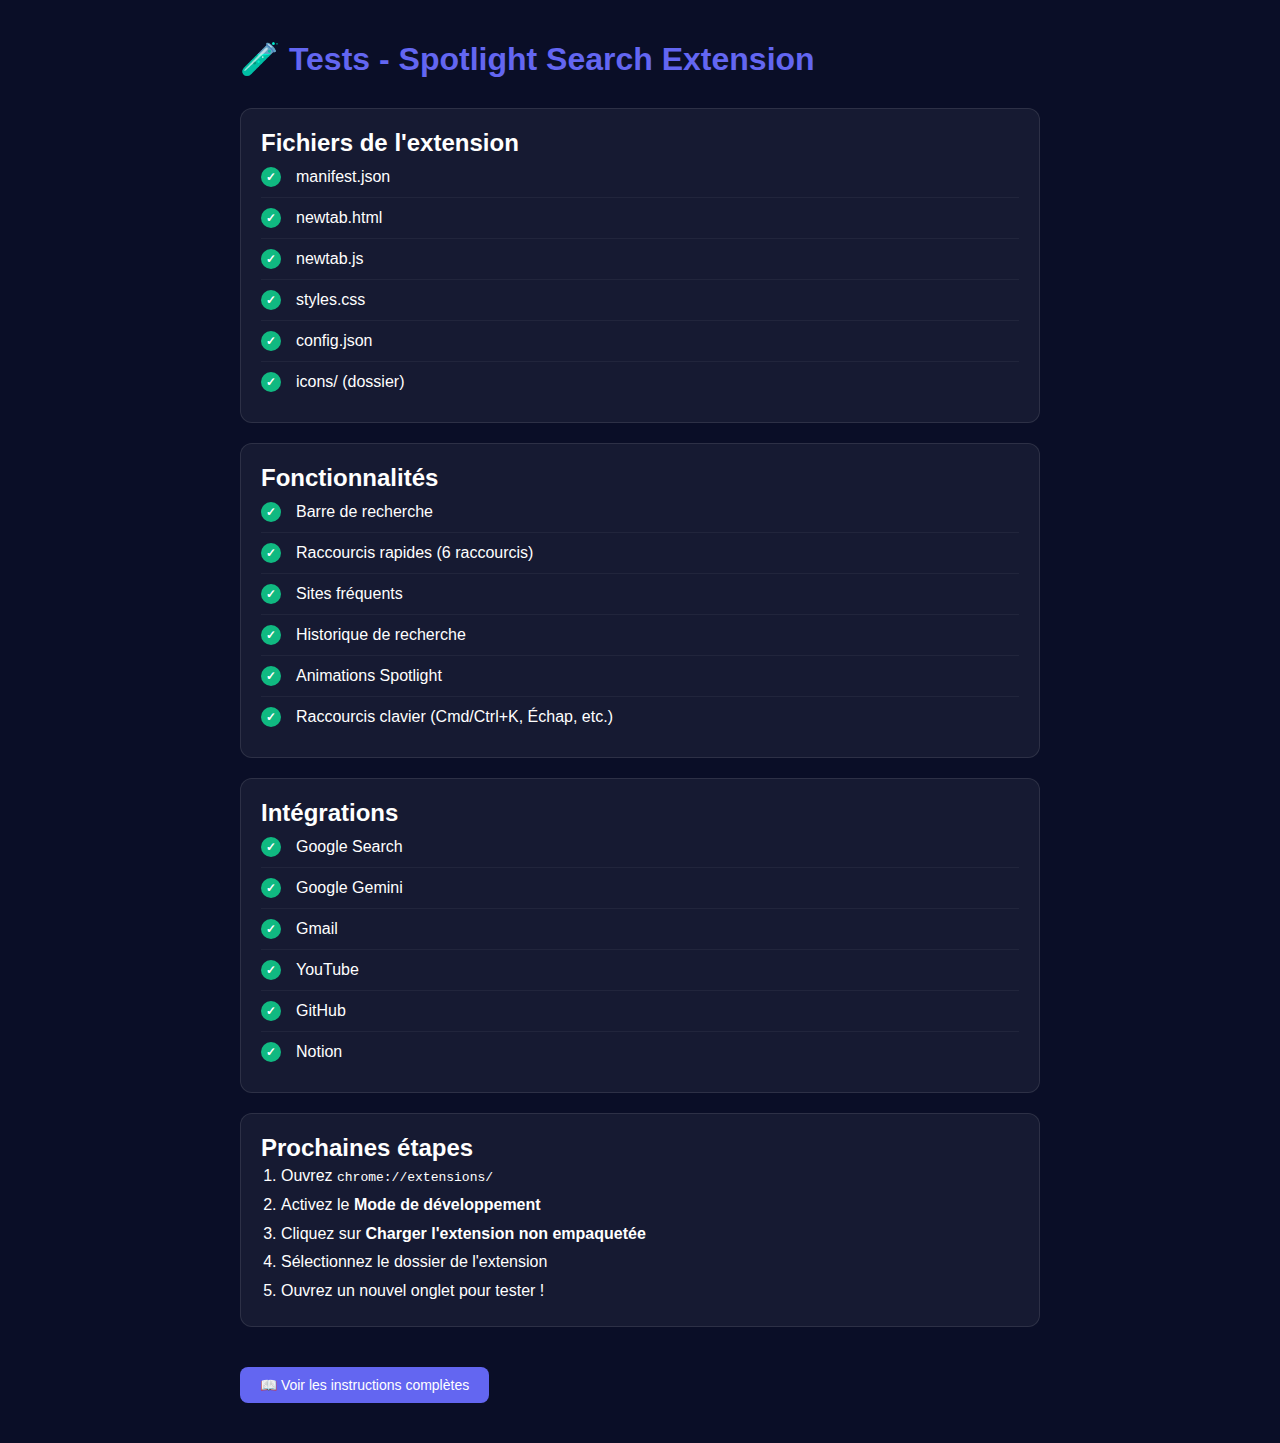
<file: test.html>
<!DOCTYPE html>
<html lang="fr">
<head>
    <meta charset="UTF-8">
    <meta name="viewport" content="width=device-width, initial-scale=1.0">
    <title>Test - Spotlight Search</title>
    <style>
        * {
            margin: 0;
            padding: 0;
            box-sizing: border-box;
        }

        body {
            font-family: -apple-system, BlinkMacSystemFont, 'Segoe UI', Roboto, sans-serif;
            background: #0a0e27;
            color: #ffffff;
            padding: 40px;
        }

        .container {
            max-width: 800px;
            margin: 0 auto;
        }

        h1 {
            margin-bottom: 30px;
            color: #6366f1;
        }

        .test-section {
            background: rgba(255, 255, 255, 0.05);
            border: 1px solid rgba(255, 255, 255, 0.1);
            border-radius: 12px;
            padding: 20px;
            margin-bottom: 20px;
        }

        .test-item {
            display: flex;
            align-items: center;
            padding: 10px 0;
            border-bottom: 1px solid rgba(255, 255, 255, 0.05);
        }

        .test-item:last-child {
            border-bottom: none;
        }

        .status {
            width: 20px;
            height: 20px;
            border-radius: 50%;
            margin-right: 15px;
            display: flex;
            align-items: center;
            justify-content: center;
            font-size: 12px;
            font-weight: bold;
        }

        .status.ok {
            background: #10b981;
            color: white;
        }

        .status.warning {
            background: #f59e0b;
            color: white;
        }

        .status.error {
            background: #ef4444;
            color: white;
        }

        .test-name {
            flex: 1;
        }

        button {
            background: #6366f1;
            color: white;
            border: none;
            padding: 10px 20px;
            border-radius: 8px;
            cursor: pointer;
            margin-top: 20px;
            font-size: 14px;
        }

        button:hover {
            background: #4f46e5;
        }

        .code {
            background: rgba(0, 0, 0, 0.3);
            padding: 10px;
            border-radius: 6px;
            font-family: 'Courier New', monospace;
            font-size: 12px;
            margin-top: 10px;
            overflow-x: auto;
        }
    </style>
</head>
<body>
    <div class="container">
        <h1>🧪 Tests - Spotlight Search Extension</h1>

        <div class="test-section">
            <h2>Fichiers de l'extension</h2>
            <div class="test-item">
                <div class="status ok">✓</div>
                <div class="test-name">manifest.json</div>
            </div>
            <div class="test-item">
                <div class="status ok">✓</div>
                <div class="test-name">newtab.html</div>
            </div>
            <div class="test-item">
                <div class="status ok">✓</div>
                <div class="test-name">newtab.js</div>
            </div>
            <div class="test-item">
                <div class="status ok">✓</div>
                <div class="test-name">styles.css</div>
            </div>
            <div class="test-item">
                <div class="status ok">✓</div>
                <div class="test-name">config.json</div>
            </div>
            <div class="test-item">
                <div class="status ok">✓</div>
                <div class="test-name">icons/ (dossier)</div>
            </div>
        </div>

        <div class="test-section">
            <h2>Fonctionnalités</h2>
            <div class="test-item">
                <div class="status ok">✓</div>
                <div class="test-name">Barre de recherche</div>
            </div>
            <div class="test-item">
                <div class="status ok">✓</div>
                <div class="test-name">Raccourcis rapides (6 raccourcis)</div>
            </div>
            <div class="test-item">
                <div class="status ok">✓</div>
                <div class="test-name">Sites fréquents</div>
            </div>
            <div class="test-item">
                <div class="status ok">✓</div>
                <div class="test-name">Historique de recherche</div>
            </div>
            <div class="test-item">
                <div class="status ok">✓</div>
                <div class="test-name">Animations Spotlight</div>
            </div>
            <div class="test-item">
                <div class="status ok">✓</div>
                <div class="test-name">Raccourcis clavier (Cmd/Ctrl+K, Échap, etc.)</div>
            </div>
        </div>

        <div class="test-section">
            <h2>Intégrations</h2>
            <div class="test-item">
                <div class="status ok">✓</div>
                <div class="test-name">Google Search</div>
            </div>
            <div class="test-item">
                <div class="status ok">✓</div>
                <div class="test-name">Google Gemini</div>
            </div>
            <div class="test-item">
                <div class="status ok">✓</div>
                <div class="test-name">Gmail</div>
            </div>
            <div class="test-item">
                <div class="status ok">✓</div>
                <div class="test-name">YouTube</div>
            </div>
            <div class="test-item">
                <div class="status ok">✓</div>
                <div class="test-name">GitHub</div>
            </div>
            <div class="test-item">
                <div class="status ok">✓</div>
                <div class="test-name">Notion</div>
            </div>
        </div>

        <div class="test-section">
            <h2>Prochaines étapes</h2>
            <ol style="margin-left: 20px; line-height: 1.8;">
                <li>Ouvrez <code>chrome://extensions/</code></li>
                <li>Activez le <strong>Mode de développement</strong></li>
                <li>Cliquez sur <strong>Charger l'extension non empaquetée</strong></li>
                <li>Sélectionnez le dossier de l'extension</li>
                <li>Ouvrez un nouvel onglet pour tester !</li>
            </ol>
        </div>

        <button onclick="openInstructions()">📖 Voir les instructions complètes</button>
    </div>

    <script>
        function openInstructions() {
            alert('Consultez le fichier INSTALLATION.md pour les instructions détaillées !');
        }
    </script>
</body>
</html>
</file>
<file: styles.css>
* {
    margin: 0;
    padding: 0;
    box-sizing: border-box;
}

:root {
    --primary-color: #0a0e27;
    --secondary-color: #1a1f3a;
    --accent-color: #6366f1;
    --text-primary: #ffffff;
    --text-secondary: #a0aec0;
    --border-color: rgba(255, 255, 255, 0.1);
    --border-radius: 12px;
    --bg-opacity: 95%;
    --card-opacity: 3%;
    --animation-duration: 0.3s;
    --window-color: #1a1f3a;
    --element-bg-color: #1a1f3a;
    --search-box-bg: rgba(26, 31, 58, 0.06);
    --shortcut-bg: rgba(26, 31, 58, 0.03);
    --button-bg: rgba(26, 31, 58, 0.20);
    --history-bg: rgba(26, 31, 58, 0.05);
    --search-box-opacity: 6%;
    --shortcut-opacity: 3%;
    --button-opacity: 20%;
    --history-opacity: 5%;
    --bg-animation: none;
}

html, body {
    width: 100%;
    height: 100%;
    overflow: hidden;
}

body {
    font-family: -apple-system, BlinkMacSystemFont, 'Segoe UI', Roboto, Oxygen, Ubuntu, Cantarell, sans-serif;
    background: var(--primary-color);
    color: var(--text-primary);
}

/* Fond animé dynamique style Apple */
.background {
    position: fixed;
    top: 0;
    left: 0;
    width: 100%;
    height: 100%;
    z-index: -1;
    overflow: hidden;
}

.gradient-bg {
    position: absolute;
    width: 100%;
    height: 100%;
    background: linear-gradient(135deg,
        #0a0e27 0%,
        #1a1f3a 12%,
        #2d1b4e 25%,
        #3d2463 38%,
        #4a1f5c 50%,
        #3d2463 62%,
        #2d1b4e 75%,
        #1a1f3a 88%,
        #0a0e27 100%);
    background-size: 400% 400%;
    animation: gradientShift 30s ease infinite;
}

@keyframes gradientShift {
    0% { background-position: 0% 50%; }
    25% { background-position: 50% 100%; }
    50% { background-position: 100% 50%; }
    75% { background-position: 50% 0%; }
    100% { background-position: 0% 50%; }
}

/* Blobs animés dynamiques */
.blob {
    position: absolute;
    border-radius: 50%;
    filter: blur(80px);
    opacity: 0.6;
    mix-blend-mode: screen;
}

.blob-1 {
    width: 800px;
    height: 800px;
    background: radial-gradient(circle, rgba(99, 102, 241, 0.4) 0%, transparent 70%);
    top: -200px;
    left: -200px;
    animation: blob-animation-1 20s ease-in-out infinite;
}

.blob-2 {
    width: 600px;
    height: 600px;
    background: radial-gradient(circle, rgba(168, 85, 247, 0.3) 0%, transparent 70%);
    bottom: -100px;
    right: -100px;
    animation: blob-animation-2 25s ease-in-out infinite;
}

.blob-3 {
    width: 700px;
    height: 700px;
    background: radial-gradient(circle, rgba(236, 72, 153, 0.25) 0%, transparent 70%);
    top: 50%;
    right: -150px;
    animation: blob-animation-3 22s ease-in-out infinite;
}

@keyframes blob-animation-1 {
    0%, 100% { transform: translate(0, 0) scale(1); }
    25% { transform: translate(100px, -100px) scale(1.1); }
    50% { transform: translate(50px, 100px) scale(0.9); }
    75% { transform: translate(-100px, 50px) scale(1.05); }
}

@keyframes blob-animation-2 {
    0%, 100% { transform: translate(0, 0) scale(1); }
    25% { transform: translate(-80px, 80px) scale(1.1); }
    50% { transform: translate(-100px, -50px) scale(0.95); }
    75% { transform: translate(50px, -100px) scale(1.05); }
}

@keyframes blob-animation-3 {
    0%, 100% { transform: translate(0, 0) scale(1); }
    25% { transform: translate(-100px, -50px) scale(0.95); }
    50% { transform: translate(100px, 100px) scale(1.1); }
    75% { transform: translate(80px, -80px) scale(1); }
}

.stars {
    position: absolute;
    width: 100%;
    height: 100%;
}

.stars::before,
.stars::after {
    content: '';
    position: absolute;
    width: 2px;
    height: 2px;
    background: white;
    border-radius: 50%;
    opacity: 0.6;
    animation: twinkle 3s infinite;
}

@keyframes twinkle {
    0%, 100% { opacity: 0.3; }
    50% { opacity: 0.8; }
}

/* Conteneur principal */
.container {
    display: flex;
    flex-direction: column;
    align-items: center;
    justify-content: center;
    height: 100vh;
    padding: 40px 20px;
    overflow-y: auto;
}

/* Barre de recherche */
.search-container {
    width: 100%;
    max-width: 600px;
    margin-bottom: 60px;
    position: relative;
    z-index: 10;
}

.search-box {
    position: relative;
    display: flex;
    align-items: center;
    background: var(--search-box-bg);
    border: 1px solid rgba(255, 255, 255, 0.12);
    border-radius: var(--border-radius);
    padding: 14px 18px;
    backdrop-filter: blur(20px);
    transition: all 0.4s cubic-bezier(0.34, 1.56, 0.64, 1);
    box-shadow: 0 8px 32px rgba(0, 0, 0, 0.1);
}

.search-box:focus-within {
    background: rgba(255, 255, 255, 0.1);
    border-color: rgba(99, 102, 241, 0.5);
    box-shadow: 0 20px 60px rgba(99, 102, 241, 0.2);
    transform: scale(1.02);
}

.search-icon {
    width: 20px;
    height: 20px;
    color: var(--text-secondary);
    margin-right: 12px;
    flex-shrink: 0;
}

.search-input {
    flex: 1;
    background: transparent;
    border: none;
    color: var(--text-primary);
    font-size: 16px;
    outline: none;
}

.search-input::placeholder {
    color: var(--text-secondary);
}

.search-hint {
    color: var(--text-secondary);
    font-size: 12px;
    margin-left: 12px;
    padding: 4px 8px;
    background: rgba(255, 255, 255, 0.05);
    border-radius: 4px;
}

/* Bouton Gemini animé avec effet de détachement - Caché par défaut */
.gemini-button {
    position: absolute;
    width: 56px;
    height: 56px;
    right: 0;
    top: 50%;
    transform: translateY(-50%) translateX(0);
    border-radius: 50%;
    background: linear-gradient(135deg, #6366f1 0%, #8b5cf6 100%);
    display: flex;
    align-items: center;
    justify-content: center;
    cursor: pointer;
    flex-shrink: 0;
    text-decoration: none;
    overflow: visible;
    opacity: 0;
    pointer-events: none;
    box-shadow: 0 12px 40px rgba(99, 102, 241, 0.25);
    z-index: 100;
}

/* État visible du bouton */
.gemini-button.visible {
    opacity: 1;
    pointer-events: auto;
}

/* Apparition au survol du conteneur de recherche */
.gemini-button.visible {
    animation: geminiAppear 0.8s cubic-bezier(0.15, 0.55, 0.55, 0.98) forwards;
}

/* Disparition du bouton */
.gemini-button.hiding {
    animation: geminiDisappear 0.8s cubic-bezier(0.15, 0.55, 0.55, 0.98) forwards;
}

/* Maintenir le bouton visible au survol du bouton lui-même */
.gemini-button:hover {
    transform: translateY(-50%) translateX(0) scale(1.2);
    box-shadow: 0 20px 60px rgba(99, 102, 241, 0.5);
}

/* Logo Gemini */
.gemini-logo {
    width: 70%;
    height: 70%;
    object-fit: contain;
    transition: transform 0.3s ease;
    filter: drop-shadow(0 2px 8px rgba(0, 0, 0, 0.3));
}

/* Animation du logo au survol */
.gemini-button:hover .gemini-logo {
    animation: geminiLogoRotate 1.2s cubic-bezier(0.15, 0.55, 0.55, 0.98) infinite;
}

/* Animation fluide du logo avec rotation continue */
@keyframes geminiLogoRotate {
    0% {
        transform: rotate(0deg) scale(1);
    }
    5% {
        transform: rotate(18deg) scale(1.02);
    }
    10% {
        transform: rotate(36deg) scale(1.04);
    }
    15% {
        transform: rotate(54deg) scale(1.06);
    }
    20% {
        transform: rotate(72deg) scale(1.08);
    }
    25% {
        transform: rotate(90deg) scale(1.1);
    }
    30% {
        transform: rotate(108deg) scale(1.08);
    }
    35% {
        transform: rotate(126deg) scale(1.06);
    }
    40% {
        transform: rotate(144deg) scale(1.04);
    }
    45% {
        transform: rotate(162deg) scale(1.02);
    }
    50% {
        transform: rotate(180deg) scale(1);
    }
    55% {
        transform: rotate(198deg) scale(1.02);
    }
    60% {
        transform: rotate(216deg) scale(1.04);
    }
    65% {
        transform: rotate(234deg) scale(1.06);
    }
    70% {
        transform: rotate(252deg) scale(1.08);
    }
    75% {
        transform: rotate(270deg) scale(1.1);
    }
    80% {
        transform: rotate(288deg) scale(1.08);
    }
    85% {
        transform: rotate(306deg) scale(1.06);
    }
    90% {
        transform: rotate(324deg) scale(1.04);
    }
    95% {
        transform: rotate(342deg) scale(1.02);
    }
    100% {
        transform: rotate(360deg) scale(1);
    }
}

.gemini-button-inner {
    width: 32px;
    height: 32px;
    display: flex;
    align-items: center;
    justify-content: center;
    color: white;
    z-index: 2;
    position: relative;
}

.gemini-button-inner svg {
    width: 100%;
    height: 100%;
    fill: currentColor;
}

/* Effet de goutte d'eau */
.water-drop {
    position: absolute;
    width: 0;
    height: 0;
    border-radius: 50%;
    background: rgba(255, 255, 255, 0.5);
    top: 50%;
    left: 50%;
    transform: translate(-50%, -50%);
    opacity: 0;
    pointer-events: none;
}

.gemini-button:hover .water-drop {
    animation: waterDropAnimation 1s cubic-bezier(0.34, 1.56, 0.64, 1) infinite;
}

@keyframes geminiAppear {
    0% {
        right: 0;
        opacity: 0;
        transform: translateY(-50%) translateX(0) scale(0.3);
        filter: blur(15px);
    }
    1% {
        right: -0.7px;
        opacity: 0.03;
        transform: translateY(-50%) translateX(0) scale(0.325);
        filter: blur(14.7px);
    }
    2% {
        right: -1.4px;
        opacity: 0.06;
        transform: translateY(-50%) translateX(0) scale(0.35);
        filter: blur(14.4px);
    }
    3% {
        right: -2.1px;
        opacity: 0.09;
        transform: translateY(-50%) translateX(0) scale(0.375);
        filter: blur(14.1px);
    }
    4% {
        right: -2.8px;
        opacity: 0.12;
        transform: translateY(-50%) translateX(0) scale(0.4);
        filter: blur(13.8px);
    }
    5% {
        right: -3.5px;
        opacity: 0.15;
        transform: translateY(-50%) translateX(0) scale(0.425);
        filter: blur(13.5px);
    }
    6% {
        right: -4.2px;
        opacity: 0.18;
        transform: translateY(-50%) translateX(0) scale(0.45);
        filter: blur(13.2px);
    }
    7% {
        right: -4.9px;
        opacity: 0.21;
        transform: translateY(-50%) translateX(0) scale(0.475);
        filter: blur(12.9px);
    }
    8% {
        right: -5.6px;
        opacity: 0.24;
        transform: translateY(-50%) translateX(0) scale(0.5);
        filter: blur(12.6px);
    }
    9% {
        right: -6.3px;
        opacity: 0.27;
        transform: translateY(-50%) translateX(0) scale(0.525);
        filter: blur(12.3px);
    }
    10% {
        right: -7px;
        opacity: 0.3;
        transform: translateY(-50%) translateX(0) scale(0.55);
        filter: blur(12px);
    }
    12% {
        right: -8.4px;
        opacity: 0.36;
        transform: translateY(-50%) translateX(0) scale(0.6);
        filter: blur(11.4px);
    }
    14% {
        right: -9.8px;
        opacity: 0.42;
        transform: translateY(-50%) translateX(0) scale(0.65);
        filter: blur(10.8px);
    }
    16% {
        right: -11.2px;
        opacity: 0.48;
        transform: translateY(-50%) translateX(0) scale(0.7);
        filter: blur(10.2px);
    }
    18% {
        right: -12.6px;
        opacity: 0.54;
        transform: translateY(-50%) translateX(0) scale(0.75);
        filter: blur(9.6px);
    }
    20% {
        right: -14px;
        opacity: 0.6;
        transform: translateY(-50%) translateX(0) scale(0.8);
        filter: blur(9px);
    }
    25% {
        right: -17.5px;
        opacity: 0.7;
        transform: translateY(-50%) translateX(0) scale(0.85);
        filter: blur(7.5px);
    }
    30% {
        right: -21px;
        opacity: 0.78;
        transform: translateY(-50%) translateX(0) scale(0.9);
        filter: blur(6px);
    }
    35% {
        right: -24.5px;
        opacity: 0.84;
        transform: translateY(-50%) translateX(0) scale(0.95);
        filter: blur(4.5px);
    }
    40% {
        right: -28px;
        opacity: 0.88;
        transform: translateY(-50%) translateX(0) scale(1);
        filter: blur(3px);
    }
    45% {
        right: -31.5px;
        opacity: 0.91;
        transform: translateY(-50%) translateX(0) scale(1.03);
        filter: blur(1.5px);
    }
    50% {
        right: -35px;
        opacity: 0.94;
        transform: translateY(-50%) translateX(0) scale(1.06);
        filter: blur(0px);
    }
    55% {
        right: -42px;
        opacity: 0.97;
        transform: translateY(-50%) translateX(0) scale(1.07);
        filter: blur(0px);
    }
    60% {
        right: -49px;
        opacity: 0.99;
        transform: translateY(-50%) translateX(0) scale(1.06);
        filter: blur(0px);
    }
    65% {
        right: -56px;
        opacity: 1;
        transform: translateY(-50%) translateX(0) scale(1.05);
        filter: blur(0px);
    }
    70% {
        right: -61px;
        opacity: 1;
        transform: translateY(-50%) translateX(0) scale(1.03);
        filter: blur(0px);
    }
    75% {
        right: -65px;
        opacity: 1;
        transform: translateY(-50%) translateX(0) scale(1.02);
        filter: blur(0px);
    }
    80% {
        right: -68px;
        opacity: 1;
        transform: translateY(-50%) translateX(0) scale(1.01);
        filter: blur(0px);
    }
    90% {
        right: -69.5px;
        opacity: 1;
        transform: translateY(-50%) translateX(0) scale(1.005);
        filter: blur(0px);
    }
    100% {
        right: -70px;
        opacity: 1;
        transform: translateY(-50%) translateX(0) scale(1);
        filter: blur(0px);
    }
}

@keyframes geminiDisappear {
    0% {
        right: -70px;
        opacity: 1;
        transform: translateY(-50%) translateX(0) scale(1);
        filter: blur(0px);
    }
    10% {
        right: -69.5px;
        opacity: 1;
        transform: translateY(-50%) translateX(0) scale(1.005);
        filter: blur(0px);
    }
    20% {
        right: -68px;
        opacity: 1;
        transform: translateY(-50%) translateX(0) scale(1.01);
        filter: blur(0px);
    }
    25% {
        right: -65px;
        opacity: 1;
        transform: translateY(-50%) translateX(0) scale(1.02);
        filter: blur(0px);
    }
    30% {
        right: -61px;
        opacity: 1;
        transform: translateY(-50%) translateX(0) scale(1.03);
        filter: blur(0px);
    }
    35% {
        right: -56px;
        opacity: 1;
        transform: translateY(-50%) translateX(0) scale(1.05);
        filter: blur(0px);
    }
    40% {
        right: -49px;
        opacity: 0.99;
        transform: translateY(-50%) translateX(0) scale(1.06);
        filter: blur(0px);
    }
    45% {
        right: -42px;
        opacity: 0.97;
        transform: translateY(-50%) translateX(0) scale(1.07);
        filter: blur(0px);
    }
    50% {
        right: -35px;
        opacity: 0.94;
        transform: translateY(-50%) translateX(0) scale(1.06);
        filter: blur(0px);
    }
    55% {
        right: -31.5px;
        opacity: 0.91;
        transform: translateY(-50%) translateX(0) scale(1.03);
        filter: blur(1.5px);
    }
    60% {
        right: -28px;
        opacity: 0.88;
        transform: translateY(-50%) translateX(0) scale(1);
        filter: blur(3px);
    }
    65% {
        right: -24.5px;
        opacity: 0.84;
        transform: translateY(-50%) translateX(0) scale(0.95);
        filter: blur(4.5px);
    }
    70% {
        right: -21px;
        opacity: 0.78;
        transform: translateY(-50%) translateX(0) scale(0.9);
        filter: blur(6px);
    }
    75% {
        right: -17.5px;
        opacity: 0.7;
        transform: translateY(-50%) translateX(0) scale(0.85);
        filter: blur(7.5px);
    }
    80% {
        right: -14px;
        opacity: 0.6;
        transform: translateY(-50%) translateX(0) scale(0.8);
        filter: blur(9px);
    }
    82% {
        right: -12.6px;
        opacity: 0.54;
        transform: translateY(-50%) translateX(0) scale(0.75);
        filter: blur(9.6px);
    }
    84% {
        right: -11.2px;
        opacity: 0.48;
        transform: translateY(-50%) translateX(0) scale(0.7);
        filter: blur(10.2px);
    }
    86% {
        right: -9.8px;
        opacity: 0.42;
        transform: translateY(-50%) translateX(0) scale(0.65);
        filter: blur(10.8px);
    }
    88% {
        right: -8.4px;
        opacity: 0.36;
        transform: translateY(-50%) translateX(0) scale(0.6);
        filter: blur(11.4px);
    }
    90% {
        right: -7px;
        opacity: 0.3;
        transform: translateY(-50%) translateX(0) scale(0.55);
        filter: blur(12px);
    }
    91% {
        right: -6.3px;
        opacity: 0.27;
        transform: translateY(-50%) translateX(0) scale(0.525);
        filter: blur(12.3px);
    }
    92% {
        right: -5.6px;
        opacity: 0.24;
        transform: translateY(-50%) translateX(0) scale(0.5);
        filter: blur(12.6px);
    }
    93% {
        right: -4.9px;
        opacity: 0.21;
        transform: translateY(-50%) translateX(0) scale(0.475);
        filter: blur(12.9px);
    }
    94% {
        right: -4.2px;
        opacity: 0.18;
        transform: translateY(-50%) translateX(0) scale(0.45);
        filter: blur(13.2px);
    }
    95% {
        right: -3.5px;
        opacity: 0.15;
        transform: translateY(-50%) translateX(0) scale(0.425);
        filter: blur(13.5px);
    }
    96% {
        right: -2.8px;
        opacity: 0.12;
        transform: translateY(-50%) translateX(0) scale(0.4);
        filter: blur(13.8px);
    }
    97% {
        right: -2.1px;
        opacity: 0.09;
        transform: translateY(-50%) translateX(0) scale(0.375);
        filter: blur(14.1px);
    }
    98% {
        right: -1.4px;
        opacity: 0.06;
        transform: translateY(-50%) translateX(0) scale(0.35);
        filter: blur(14.4px);
    }
    99% {
        right: -0.7px;
        opacity: 0.03;
        transform: translateY(-50%) translateX(0) scale(0.325);
        filter: blur(14.7px);
    }
    100% {
        right: 0;
        opacity: 0;
        transform: translateY(-50%) translateX(0) scale(0.3);
        filter: blur(15px);
    }
}

@keyframes waterDropAnimation {
    0% {
        width: 0;
        height: 0;
        left: 50%;
        top: 50%;
        opacity: 1;
    }
    25% {
        width: 20px;
        height: 20px;
        left: 50%;
        top: 50%;
        opacity: 1;
    }
    50% {
        width: 32px;
        height: 32px;
        left: 70%;
        top: 50%;
        opacity: 0.8;
    }
    100% {
        width: 56px;
        height: 56px;
        left: 120%;
        top: 50%;
        opacity: 0;
    }
}

/* Résultats de recherche - Dropdown */
.search-results {
    position: absolute;
    top: 100%;
    left: 0;
    right: 0;
    margin-top: 12px;
    background: var(--search-box-bg);
    border: 1px solid rgba(255, 255, 255, 0.12);
    border-radius: var(--border-radius);
    backdrop-filter: blur(30px);
    max-height: 450px;
    overflow-y: auto;
    animation: slideDown 0.3s cubic-bezier(0.34, 1.56, 0.64, 1);
    box-shadow: 0 25px 80px rgba(0, 0, 0, 0.3);
    z-index: 1000;
}

.search-results.hidden {
    display: none;
}

@keyframes slideDown {
    from {
        opacity: 0;
        transform: translateY(-10px);
    }
    to {
        opacity: 1;
        transform: translateY(0);
    }
}

.results-container {
    padding: 8px 0;
}

.search-result-item {
    padding: 12px 16px;
    cursor: pointer;
    display: flex;
    align-items: center;
    gap: 12px;
    transition: background 0.2s ease;
    border-bottom: 1px solid rgba(255, 255, 255, 0.05);
}

.search-result-item:last-child {
    border-bottom: none;
}

.search-result-item:hover {
    background: rgba(99, 102, 241, 0.15);
}

.search-result-item.active {
    background: rgba(99, 102, 241, 0.25);
}

.search-result-icon {
    width: 32px;
    height: 32px;
    border-radius: 6px;
    flex-shrink: 0;
    display: flex;
    align-items: center;
    justify-content: center;
    font-size: 14px;
    font-weight: bold;
    color: white;
}

.search-result-text {
    flex: 1;
    min-width: 0;
}

.search-result-title {
    font-size: 14px;
    color: var(--text-primary);
    white-space: nowrap;
    overflow: hidden;
    text-overflow: ellipsis;
    font-weight: 500;
}

.search-result-url {
    font-size: 12px;
    color: var(--text-secondary);
    white-space: nowrap;
    overflow: hidden;
    text-overflow: ellipsis;
    margin-top: 2px;
}

.search-result-badge {
    font-size: 11px;
    color: var(--text-secondary);
    flex-shrink: 0;
}

/* Sections */
.section-title {
    font-size: 14px;
    font-weight: 600;
    color: var(--text-secondary);
    margin-bottom: 16px;
    text-transform: uppercase;
    letter-spacing: 0.5px;
}

/* Raccourcis */
.shortcuts-section {
    width: 100%;
    max-width: 600px;
    margin-bottom: 60px;
}

.shortcuts-grid {
    display: grid;
    grid-template-columns: repeat(auto-fit, minmax(80px, 1fr));
    gap: 12px;
}

.shortcut-card {
    display: flex;
    flex-direction: column;
    align-items: center;
    justify-content: center;
    padding: 16px;
    background: var(--shortcut-bg);
    border: 1px solid var(--border-color);
    border-radius: var(--border-radius);
    text-decoration: none;
    color: var(--text-primary);
    transition: all 0.3s cubic-bezier(0.4, 0, 0.2, 1);
    cursor: pointer;
}

.shortcut-card:hover {
    background: rgba(99, 102, 241, 0.15);
    border-color: var(--accent-color);
    transform: translateY(-4px);
    box-shadow: 0 8px 24px rgba(99, 102, 241, 0.2);
}

.shortcut-icon {
    width: 32px;
    height: 32px;
    margin-bottom: 8px;
    border-radius: 6px;
    object-fit: contain;
    background: rgba(255, 255, 255, 0.05);
    padding: 4px;
}

.shortcut-name {
    font-size: 12px;
    font-weight: 500;
}

/* Bouton pour ajouter un raccourci */
.add-shortcut-btn {
    display: flex;
    align-items: center;
    justify-content: center;
    gap: 8px;
    padding: 10px 16px;
    margin-top: 16px;
    background: var(--button-bg);
    border: 1px solid rgba(99, 102, 241, 0.5);
    border-radius: var(--border-radius);
    color: var(--accent-color);
    font-size: 13px;
    font-weight: 500;
    cursor: pointer;
    transition: all 0.2s ease;
}

.add-shortcut-btn:hover {
    background: rgba(99, 102, 241, 0.3);
    border-color: var(--accent-color);
    transform: translateY(-2px);
}

.add-shortcut-btn svg {
    width: 16px;
    height: 16px;
}

/* Bouton de suppression sur les raccourcis */
.shortcut-card {
    position: relative;
}

.shortcut-delete-btn {
    position: absolute;
    top: 4px;
    right: 4px;
    width: 24px;
    height: 24px;
    display: flex;
    align-items: center;
    justify-content: center;
    background: rgba(239, 68, 68, 0.2);
    border: none;
    border-radius: 4px;
    color: #ef4444;
    cursor: pointer;
    opacity: 0;
    transition: all 0.2s ease;
    font-size: 16px;
    padding: 0;
}

.shortcut-card:hover .shortcut-delete-btn {
    opacity: 1;
}

.shortcut-delete-btn:hover {
    background: rgba(239, 68, 68, 0.4);
}

/* Modal */
.modal {
    position: fixed;
    top: 0;
    left: 0;
    right: 0;
    bottom: 0;
    background: rgba(0, 0, 0, 0.5);
    display: flex;
    align-items: center;
    justify-content: center;
    z-index: 2000;
    animation: fadeIn 0.2s ease;
}

.modal.hidden {
    display: none;
}

@keyframes fadeIn {
    from {
        opacity: 0;
    }
    to {
        opacity: 1;
    }
}

.modal-content {
    background: var(--window-color);
    border: 1px solid var(--border-color);
    border-radius: var(--border-radius);
    padding: 24px;
    max-width: 400px;
    width: 90%;
    box-shadow: 0 20px 60px rgba(0, 0, 0, 0.4);
    animation: slideUp 0.3s cubic-bezier(0.4, 0, 0.2, 1);
}

@keyframes slideUp {
    from {
        opacity: 0;
        transform: translateY(20px);
    }
    to {
        opacity: 1;
        transform: translateY(0);
    }
}

.modal-header {
    display: flex;
    justify-content: space-between;
    align-items: center;
    margin-bottom: 20px;
}

.modal-header h3 {
    margin: 0;
    font-size: 18px;
    font-weight: 600;
}

.modal-close {
    background: none;
    border: none;
    color: var(--text-secondary);
    font-size: 24px;
    cursor: pointer;
    padding: 0;
    width: 32px;
    height: 32px;
    display: flex;
    align-items: center;
    justify-content: center;
    border-radius: 6px;
    transition: all 0.2s ease;
}

.modal-close:hover {
    background: rgba(255, 255, 255, 0.1);
    color: var(--text-primary);
}

.modal-body {
    margin-bottom: 20px;
}

.form-group {
    margin-bottom: 16px;
}

.form-group:last-child {
    margin-bottom: 0;
}

.form-group label {
    display: block;
    font-size: 13px;
    font-weight: 500;
    margin-bottom: 8px;
    color: var(--text-primary);
}

.form-group input {
    width: 100%;
    padding: 10px 12px;
    background: rgba(255, 255, 255, 0.05);
    border: 1px solid var(--border-color);
    border-radius: 8px;
    color: var(--text-primary);
    font-size: 13px;
    transition: all 0.2s ease;
    font-family: inherit;
}

.form-group input:focus {
    outline: none;
    background: rgba(255, 255, 255, 0.08);
    border-color: var(--accent-color);
    box-shadow: 0 0 0 3px rgba(99, 102, 241, 0.1);
}

.form-group input::placeholder {
    color: var(--text-secondary);
}

.modal-footer {
    display: flex;
    gap: 12px;
    justify-content: flex-end;
}

.btn-primary,
.btn-secondary {
    padding: 10px 16px;
    border: none;
    border-radius: 8px;
    font-size: 13px;
    font-weight: 500;
    cursor: pointer;
    transition: all 0.2s ease;
}

.btn-primary {
    background: var(--accent-color);
    color: white;
}

.btn-primary:hover {
    background: #5558e3;
    transform: translateY(-2px);
}

.btn-secondary {
    background: rgba(255, 255, 255, 0.1);
    color: var(--text-primary);
    border: 1px solid var(--border-color);
}

.btn-secondary:hover {
    background: rgba(255, 255, 255, 0.15);
}

/* Sites fréquents */
.frequent-sites-section {
    width: 100%;
    max-width: 600px;
}

.frequent-sites-grid {
    display: grid;
    grid-template-columns: repeat(auto-fit, minmax(100px, 1fr));
    gap: 12px;
}

.site-card {
    display: flex;
    flex-direction: column;
    align-items: center;
    justify-content: center;
    padding: 16px;
    background: rgba(255, 255, 255, 0.03);
    border: 1px solid var(--border-color);
    border-radius: 12px;
    text-decoration: none;
    color: var(--text-primary);
    transition: all 0.3s cubic-bezier(0.4, 0, 0.2, 1);
    cursor: pointer;
}

.site-card:hover {
    background: rgba(99, 102, 241, 0.15);
    border-color: var(--accent-color);
    transform: translateY(-4px);
    box-shadow: 0 8px 24px rgba(99, 102, 241, 0.2);
}

.site-icon {
    width: 32px;
    height: 32px;
    border-radius: 6px;
    margin-bottom: 8px;
    background: rgba(255, 255, 255, 0.1);
}

.site-name {
    font-size: 12px;
    font-weight: 500;
    text-align: center;
    overflow: hidden;
    text-overflow: ellipsis;
    white-space: nowrap;
    width: 100%;
}

/* Scrollbar personnalisée */
::-webkit-scrollbar {
    width: 8px;
}

::-webkit-scrollbar-track {
    background: transparent;
}

::-webkit-scrollbar-thumb {
    background: rgba(255, 255, 255, 0.1);
    border-radius: 4px;
}

::-webkit-scrollbar-thumb:hover {
    background: rgba(255, 255, 255, 0.2);
}

/* Animations d'entrée */
@keyframes fadeInUp {
    from {
        opacity: 0;
        transform: translateY(20px);
    }
    to {
        opacity: 1;
        transform: translateY(0);
    }
}

.search-container {
    animation: fadeInUp 0.6s cubic-bezier(0.4, 0, 0.2, 1);
}

.shortcuts-section {
    animation: fadeInUp 0.8s cubic-bezier(0.4, 0, 0.2, 1);
}

.frequent-sites-section {
    animation: fadeInUp 1s cubic-bezier(0.4, 0, 0.2, 1);
}

/* Panneau d'historique groupé */
.history-panel {
    position: absolute;
    top: 100%;
    left: 0;
    right: 0;
    margin-top: 12px;
    background: var(--history-bg);
    backdrop-filter: blur(20px);
    border: 1px solid rgba(255, 255, 255, 0.1);
    border-radius: var(--border-radius);
    max-height: 500px;
    overflow: hidden;
    display: flex;
    flex-direction: column;
    box-shadow: 0 20px 60px rgba(0, 0, 0, 0.4);
    z-index: 1000;
    animation: slideDown 0.3s cubic-bezier(0.4, 0, 0.2, 1);
}

.history-panel.hidden {
    display: none;
}

@keyframes slideDown {
    from {
        opacity: 0;
        transform: translateY(-10px);
    }
    to {
        opacity: 1;
        transform: translateY(0);
    }
}

.history-header {
    display: flex;
    justify-content: space-between;
    align-items: center;
    padding: 16px 20px;
    border-bottom: 1px solid rgba(255, 255, 255, 0.1);
    flex-shrink: 0;
}

.history-header h3 {
    font-size: 14px;
    font-weight: 600;
    color: var(--text-primary);
    margin: 0;
}

.clear-history-btn {
    background: none;
    border: none;
    color: var(--text-secondary);
    cursor: pointer;
    padding: 4px 8px;
    display: flex;
    align-items: center;
    justify-content: center;
    border-radius: 6px;
    transition: all 0.2s ease;
}

.clear-history-btn:hover {
    background: rgba(255, 255, 255, 0.1);
    color: var(--text-primary);
}

.clear-history-btn svg {
    width: 18px;
    height: 18px;
}

.history-container {
    overflow-y: auto;
    flex: 1;
    padding: 8px 0;
}

.history-group {
    border-bottom: 1px solid rgba(255, 255, 255, 0.05);
}

.history-group:last-child {
    border-bottom: none;
}

.history-group-header {
    display: flex;
    align-items: center;
    justify-content: space-between;
    padding: 12px 20px;
    cursor: pointer;
    user-select: none;
    transition: background 0.2s ease;
}

.history-group-header:hover {
    background: rgba(255, 255, 255, 0.05);
}

.history-group-header-left {
    display: flex;
    align-items: center;
    gap: 12px;
    flex: 1;
    min-width: 0;
}

.history-group-icon {
    width: 28px;
    height: 28px;
    border-radius: 6px;
    flex-shrink: 0;
    background: rgba(99, 102, 241, 0.2);
    display: flex;
    align-items: center;
    justify-content: center;
    font-size: 12px;
    font-weight: 600;
    color: var(--accent-color);
    overflow: hidden;
}

.history-group-icon img {
    width: 100%;
    height: 100%;
    object-fit: cover;
}

.history-group-title {
    font-size: 13px;
    font-weight: 500;
    color: var(--text-primary);
    white-space: nowrap;
    overflow: hidden;
    text-overflow: ellipsis;
}

.history-group-count {
    font-size: 12px;
    color: var(--text-secondary);
    margin-left: 8px;
    flex-shrink: 0;
}

.history-group-toggle {
    width: 20px;
    height: 20px;
    display: flex;
    align-items: center;
    justify-content: center;
    color: var(--text-secondary);
    transition: transform 0.2s ease;
    flex-shrink: 0;
}

.history-group-toggle.expanded {
    transform: rotate(180deg);
}

.history-group-items {
    display: none;
    max-height: 300px;
    overflow-y: auto;
    background: rgba(0, 0, 0, 0.2);
}

.history-group-items.expanded {
    display: block;
}

.history-item {
    display: flex;
    align-items: center;
    gap: 12px;
    padding: 10px 20px;
    cursor: pointer;
    transition: background 0.2s ease;
    border-left: 3px solid transparent;
}

.history-item:hover {
    background: rgba(255, 255, 255, 0.08);
    border-left-color: var(--accent-color);
}

.history-item-icon {
    width: 20px;
    height: 20px;
    border-radius: 4px;
    flex-shrink: 0;
    background: rgba(99, 102, 241, 0.15);
    display: flex;
    align-items: center;
    justify-content: center;
    font-size: 10px;
    overflow: hidden;
}

.history-item-icon img {
    width: 100%;
    height: 100%;
    object-fit: cover;
}

.history-item-content {
    flex: 1;
    min-width: 0;
}

.history-item-title {
    font-size: 13px;
    color: var(--text-primary);
    white-space: nowrap;
    overflow: hidden;
    text-overflow: ellipsis;
    margin-bottom: 2px;
}

.history-item-url {
    font-size: 11px;
    color: var(--text-secondary);
    white-space: nowrap;
    overflow: hidden;
    text-overflow: ellipsis;
}

.history-item-delete {
    width: 24px;
    height: 24px;
    display: flex;
    align-items: center;
    justify-content: center;
    color: var(--text-secondary);
    cursor: pointer;
    border-radius: 4px;
    transition: all 0.2s ease;
    flex-shrink: 0;
    opacity: 0;
}

.history-item:hover .history-item-delete {
    opacity: 1;
}

.history-item-delete:hover {
    background: rgba(239, 68, 68, 0.2);
    color: #ef4444;
}

.history-item-delete svg {
    width: 16px;
    height: 16px;
}

.history-empty {
    padding: 40px 20px;
    text-align: center;
    color: var(--text-secondary);
    font-size: 13px;
}

/* Bouton de personnalisation */
.customize-btn {
    position: fixed;
    top: 20px;
    right: 20px;
    width: 48px;
    height: 48px;
    border-radius: 12px;
    background: rgba(99, 102, 241, 0.2);
    border: 1px solid rgba(99, 102, 241, 0.5);
    color: var(--accent-color);
    cursor: pointer;
    display: flex;
    align-items: center;
    justify-content: center;
    transition: all 0.3s ease;
    z-index: 1500;
}

.customize-btn:hover {
    background: rgba(99, 102, 241, 0.3);
    border-color: var(--accent-color);
    transform: scale(1.1) rotate(90deg);
}

.customize-btn svg {
    width: 24px;
    height: 24px;
}

/* Panneau de personnalisation */
.customize-panel {
    position: fixed;
    top: 0;
    right: 0;
    width: 100%;
    max-width: 400px;
    height: 100vh;
    background: var(--window-color);
    border-left: 1px solid var(--border-color);
    box-shadow: -10px 0 40px rgba(0, 0, 0, 0.3);
    display: flex;
    flex-direction: column;
    z-index: 2000;
    animation: slideInRight 0.3s cubic-bezier(0.4, 0, 0.2, 1);
}

.customize-panel.hidden {
    display: none;
}

@keyframes slideInRight {
    from {
        transform: translateX(100%);
        opacity: 0;
    }
    to {
        transform: translateX(0);
        opacity: 1;
    }
}

.customize-header {
    display: flex;
    justify-content: space-between;
    align-items: center;
    padding: 20px;
    border-bottom: 1px solid var(--border-color);
    flex-shrink: 0;
}

.customize-header h2 {
    margin: 0;
    font-size: 18px;
    font-weight: 600;
}

.close-customize-btn {
    background: none;
    border: none;
    color: var(--text-secondary);
    font-size: 24px;
    cursor: pointer;
    padding: 0;
    width: 32px;
    height: 32px;
    display: flex;
    align-items: center;
    justify-content: center;
    border-radius: 6px;
    transition: all 0.2s ease;
}

.close-customize-btn:hover {
    background: rgba(255, 255, 255, 0.1);
    color: var(--text-primary);
}

.customize-content {
    flex: 1;
    overflow-y: auto;
    padding: 20px;
}

.customize-section {
    margin-bottom: 24px;
}

.customize-section h3 {
    margin: 0 0 12px 0;
    font-size: 14px;
    font-weight: 600;
    color: var(--text-primary);
}

.customize-item {
    margin-bottom: 16px;
}

.customize-item label {
    display: block;
    font-size: 13px;
    font-weight: 500;
    margin-bottom: 8px;
    color: var(--text-primary);
}

.customize-item input[type="checkbox"] {
    margin-right: 8px;
    cursor: pointer;
}

.color-input-group {
    display: flex;
    align-items: center;
    gap: 12px;
}

.color-input {
    width: 50px;
    height: 40px;
    border: 1px solid var(--border-color);
    border-radius: 8px;
    cursor: pointer;
    background: transparent;
}

.color-value {
    font-size: 12px;
    color: var(--text-secondary);
    font-family: monospace;
    flex: 1;
}

.slider-group {
    display: flex;
    align-items: center;
    gap: 12px;
}

.slider {
    flex: 1;
    height: 6px;
    border-radius: 3px;
    background: rgba(255, 255, 255, 0.1);
    outline: none;
    -webkit-appearance: none;
    appearance: none;
}

.slider::-webkit-slider-thumb {
    -webkit-appearance: none;
    appearance: none;
    width: 18px;
    height: 18px;
    border-radius: 50%;
    background: var(--accent-color);
    cursor: pointer;
    transition: all 0.2s ease;
}

.slider::-webkit-slider-thumb:hover {
    transform: scale(1.2);
    box-shadow: 0 0 10px rgba(99, 102, 241, 0.5);
}

.slider::-moz-range-thumb {
    width: 18px;
    height: 18px;
    border-radius: 50%;
    background: var(--accent-color);
    cursor: pointer;
    border: none;
    transition: all 0.2s ease;
}

.slider::-moz-range-thumb:hover {
    transform: scale(1.2);
    box-shadow: 0 0 10px rgba(99, 102, 241, 0.5);
}

.slider-value {
    font-size: 12px;
    color: var(--text-secondary);
    min-width: 40px;
    text-align: right;
}

.presets-grid {
    display: grid;
    grid-template-columns: 1fr 1fr;
    gap: 8px;
}

.preset-btn {
    padding: 10px 12px;
    background: rgba(255, 255, 255, 0.05);
    border: 1px solid var(--border-color);
    border-radius: 8px;
    color: var(--text-primary);
    font-size: 12px;
    font-weight: 500;
    cursor: pointer;
    transition: all 0.2s ease;
}

.preset-btn:hover {
    background: rgba(99, 102, 241, 0.2);
    border-color: var(--accent-color);
}

.customize-actions {
    display: flex;
    gap: 8px;
    margin-top: 16px;
}

.customize-actions .btn-secondary {
    flex: 1;
}

/* Overlay pour fermer le panneau */
.customize-overlay {
    position: fixed;
    top: 0;
    left: 0;
    right: 0;
    bottom: 0;
    background: rgba(0, 0, 0, 0.3);
    z-index: 1999;
    animation: fadeIn 0.2s ease;
}

.customize-overlay.hidden {
    display: none;
}

/* Inputs personnalisés */
.radio-group {
    display: flex;
    gap: 12px;
    flex-wrap: wrap;
}

.radio-label {
    display: flex;
    align-items: center;
    gap: 6px;
    font-size: 13px;
    cursor: pointer;
    padding: 6px 12px;
    border-radius: 6px;
    background: rgba(255, 255, 255, 0.05);
    transition: all 0.2s ease;
}

.radio-label:hover {
    background: rgba(255, 255, 255, 0.1);
}

.radio-label input[type="radio"] {
    cursor: pointer;
    accent-color: var(--accent-color);
}

.file-input {
    display: block;
    width: 100%;
    padding: 10px;
    background: rgba(255, 255, 255, 0.05);
    border: 1px dashed var(--border-color);
    border-radius: 8px;
    color: var(--text-primary);
    cursor: pointer;
    font-size: 12px;
}

.file-input::file-selector-button {
    background: var(--accent-color);
    color: white;
    border: none;
    padding: 6px 12px;
    border-radius: 4px;
    cursor: pointer;
    font-size: 12px;
    font-weight: 500;
}

.bg-preview {
    width: 100%;
    height: 120px;
    border-radius: 8px;
    background-size: cover;
    background-position: center;
    border: 1px solid var(--border-color);
    margin-top: 8px;
}

.slideshow-preview {
    display: grid;
    grid-template-columns: repeat(3, 1fr);
    gap: 8px;
    margin-top: 8px;
}

.slideshow-preview-item {
    width: 100%;
    aspect-ratio: 1;
    border-radius: 6px;
    background-size: cover;
    background-position: center;
    border: 1px solid var(--border-color);
    position: relative;
    cursor: pointer;
    transition: all 0.2s ease;
}

.slideshow-preview-item:hover {
    border-color: var(--accent-color);
}

.slideshow-preview-item .remove-btn {
    position: absolute;
    top: 4px;
    right: 4px;
    width: 20px;
    height: 20px;
    background: rgba(0, 0, 0, 0.6);
    border: none;
    border-radius: 50%;
    color: white;
    cursor: pointer;
    display: flex;
    align-items: center;
    justify-content: center;
    font-size: 12px;
    opacity: 0;
    transition: opacity 0.2s ease;
}

.slideshow-preview-item:hover .remove-btn {
    opacity: 1;
}

.select-input {
    width: 100%;
    padding: 8px 12px;
    background: rgba(255, 255, 255, 0.05);
    border: 1px solid var(--border-color);
    border-radius: 6px;
    color: var(--text-primary);
    font-size: 13px;
    cursor: pointer;
    transition: all 0.2s ease;
}

.select-input:hover {
    background: rgba(255, 255, 255, 0.08);
    border-color: var(--accent-color);
}

.select-input:focus {
    outline: none;
    background: rgba(255, 255, 255, 0.1);
    border-color: var(--accent-color);
}

.select-input option {
    background: var(--secondary-color);
    color: var(--text-primary);
}

.hidden {
    display: none !important;
}

/* Animations du fond améliorées et dynamiques */
@keyframes gradientFlow {
    0% {
        background-position: 0% 50%;
        filter: brightness(1) saturate(1);
    }
    25% {
        background-position: 50% 100%;
        filter: brightness(1.05) saturate(1.1);
    }
    50% {
        background-position: 100% 50%;
        filter: brightness(1.1) saturate(1.15);
    }
    75% {
        background-position: 50% 0%;
        filter: brightness(1.05) saturate(1.1);
    }
    100% {
        background-position: 0% 50%;
        filter: brightness(1) saturate(1);
    }
}

@keyframes dynamicShift {
    0%, 100% {
        filter: brightness(1) saturate(1) hue-rotate(0deg);
    }
    25% {
        filter: brightness(1.08) saturate(1.15) hue-rotate(15deg);
    }
    50% {
        filter: brightness(1.15) saturate(1.25) hue-rotate(30deg);
    }
    75% {
        filter: brightness(1.08) saturate(1.15) hue-rotate(15deg);
    }
}

@keyframes gentleFloat {
    0%, 100% {
        transform: translateY(0px) scale(1);
    }
    50% {
        transform: translateY(-15px) scale(1.02);
    }
}

@keyframes smoothPulse {
    0%, 100% {
        opacity: 1;
        filter: blur(0px) brightness(1);
    }
    50% {
        opacity: 0.95;
        filter: blur(1px) brightness(1.05);
    }
}

@keyframes vibrantColor {
    0%, 100% {
        filter: hue-rotate(0deg) brightness(1) saturate(1);
    }
    20% {
        filter: hue-rotate(45deg) brightness(1.1) saturate(1.2);
    }
    40% {
        filter: hue-rotate(90deg) brightness(1.15) saturate(1.3);
    }
    60% {
        filter: hue-rotate(135deg) brightness(1.1) saturate(1.2);
    }
    80% {
        filter: hue-rotate(180deg) brightness(1.05) saturate(1.15);
    }
}

@keyframes breathe {
    0%, 100% {
        filter: brightness(1) contrast(1) saturate(1);
    }
    50% {
        filter: brightness(1.12) contrast(1.1) saturate(1.2);
    }
}

@keyframes energetic {
    0%, 100% {
        filter: brightness(1) saturate(1) blur(0px);
    }
    25% {
        filter: brightness(1.1) saturate(1.2) blur(0.5px);
    }
    50% {
        filter: brightness(1.2) saturate(1.4) blur(1px);
    }
    75% {
        filter: brightness(1.1) saturate(1.2) blur(0.5px);
    }
}

.gradient-bg.none {
    animation: none !important;
}

.gradient-bg.flow {
    background-size: 400% 400%;
    animation: gradientFlow 20s ease infinite;
}

.gradient-bg.subtle {
    animation: dynamicShift 15s ease-in-out infinite;
}

.gradient-bg.float {
    animation: gentleFloat 6s ease-in-out infinite;
}

.gradient-bg.pulse {
    animation: smoothPulse 5s ease-in-out infinite;
}

.gradient-bg.color {
    animation: vibrantColor 18s ease-in-out infinite;
}

.gradient-bg.breathe {
    animation: breathe 8s ease-in-out infinite;
}

.gradient-bg.energetic {
    animation: energetic 12s ease-in-out infinite;
}
</file>
